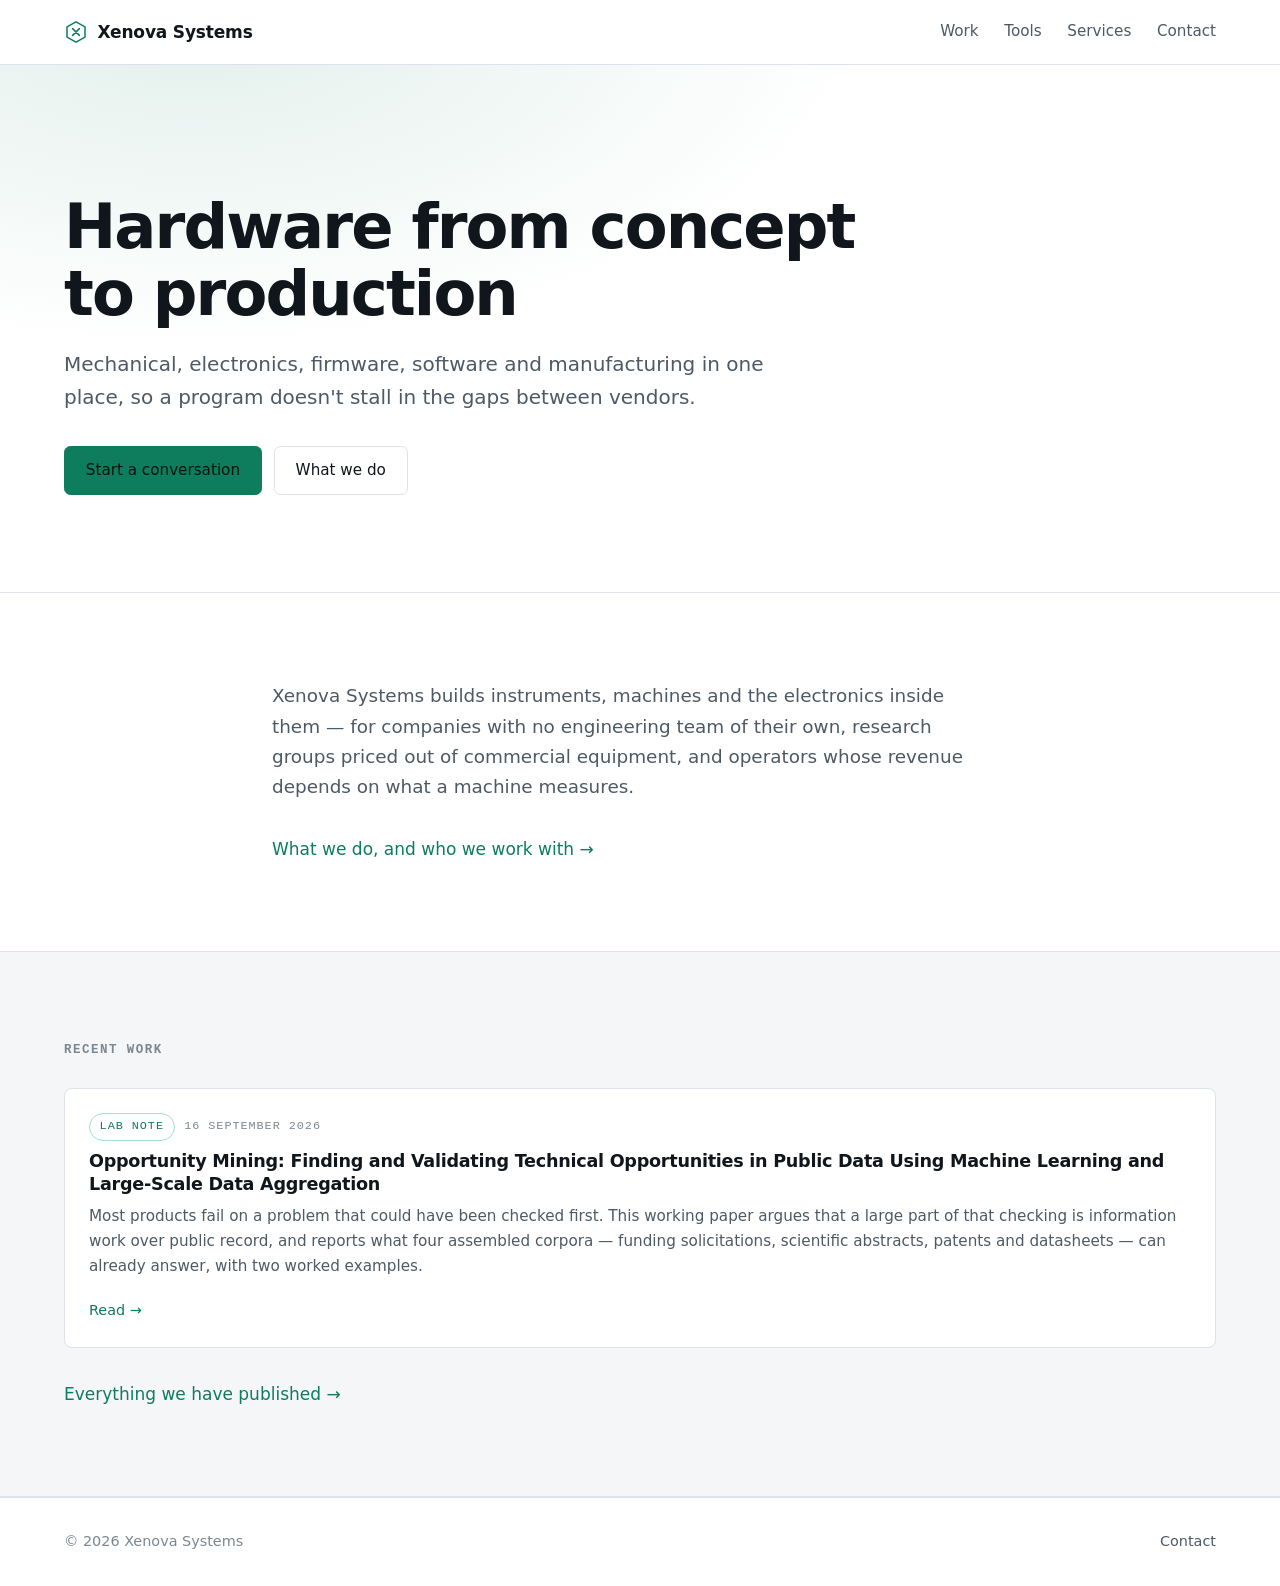
<file: index.html>
<!doctype html>
<html lang="en">
<head>
<meta charset="utf-8">
<meta name="viewport" content="width=device-width, initial-scale=1">
<title>Xenova Systems</title>
<meta name="description" content="Hardware from concept to production. Mechanical, electronics, firmware, software and manufacturing in one place.">
<link rel="canonical" href="https://xenovasys.com/">
<meta property="og:type" content="website">
<meta property="og:title" content="Xenova Systems">
<meta property="og:description" content="Hardware from concept to production. Mechanical, electronics, firmware, software and manufacturing in one place.">
<meta property="og:url" content="https://xenovasys.com/">
<meta property="og:site_name" content="Xenova Systems">
<meta name="twitter:card" content="summary">
<link rel="icon" href="/assets/mark.svg" type="image/svg+xml">
<link rel="alternate" type="application/atom+xml" href="/feed.xml" title="Xenova Systems">
<link rel="stylesheet" href="/assets/style.css">
</head>
<body class="home">
<a class="skip" href="#main">Skip to content</a>
<header class="site-head">
  <div class="wrap head-inner">
    <a class="brand" href="/">
      <svg class="mark" viewBox="0 0 32 32" aria-hidden="true" fill="none" stroke="currentColor" stroke-width="2" stroke-linejoin="round"><path d="M16 2.5 28 9.25v13.5L16 29.5 4 22.75V9.25Z"/><path d="M11.5 11.5 20.5 20.5M20.5 11.5 11.5 20.5" stroke-linecap="round"/></svg>
      <span>Xenova Systems</span>
    </a>
    <input type="checkbox" id="navtoggle" hidden>
    <label class="burger" for="navtoggle" aria-label="Menu"><span></span></label>
    <nav>
        <a href="/work/">Work</a>
        <a href="/tools/">Tools</a>
        <a href="/services/">Services</a>
        <a href="/contact/">Contact</a>
    </nav>
  </div>
</header>
<main id="main">
<section class="hero">
  <div class="wrap">
    <h1>Hardware from concept to production</h1>
    <p class="lede">Mechanical, electronics, firmware, software and manufacturing in one place, so a program doesn&#x27;t stall in the gaps between vendors.</p>
    <p class="actions">
      <a class="btn primary" href="/contact/">Start a conversation</a>
      <a class="btn" href="/services/">What we do</a>
    </p>
  </div>
</section>

<section class="band">
  <div class="wrap narrow">
    <p class="standfirst">Xenova Systems builds instruments, machines and the electronics inside them — for companies with no engineering team of their own, research groups priced out of commercial equipment, and operators whose revenue depends on what a machine measures.</p>
    <p class="more"><a href="/services/">What we do, and who we work with &rarr;</a></p>
  </div>
</section>

<section class="band alt">
  <div class="wrap">
    <h2 class="eyebrow">Recent work</h2>
    <div class="teasers">
      <a class="teaser" href="/lab-notes/opportunity-mining/">
        <div class="teaser-meta"><span class="kind">Lab note</span><time datetime="2026-09-16">16 September 2026</time></div>
        <h3>Opportunity Mining: Finding and Validating Technical Opportunities in Public Data Using Machine Learning and Large-Scale Data Aggregation</h3>
        <p>Most products fail on a problem that could have been checked first. This working paper argues that a large part of that checking is information work over public record, and reports what four assembled corpora — funding solicitations, scientific abstracts, patents and datasheets — can already answer, with two worked examples.</p>
        <span class="go">Read &rarr;</span>
      </a>
    </div>
    <p class="more"><a href="/work/">Everything we have published &rarr;</a></p>
  </div>
</section>

</main>
<footer class="site-foot">
  <div class="wrap foot-inner">
    <p>&copy; 2026 Xenova Systems</p>
    <p><a href="/contact/">Contact</a></p>
  </div>
</footer>
</body>
</html>
</file>
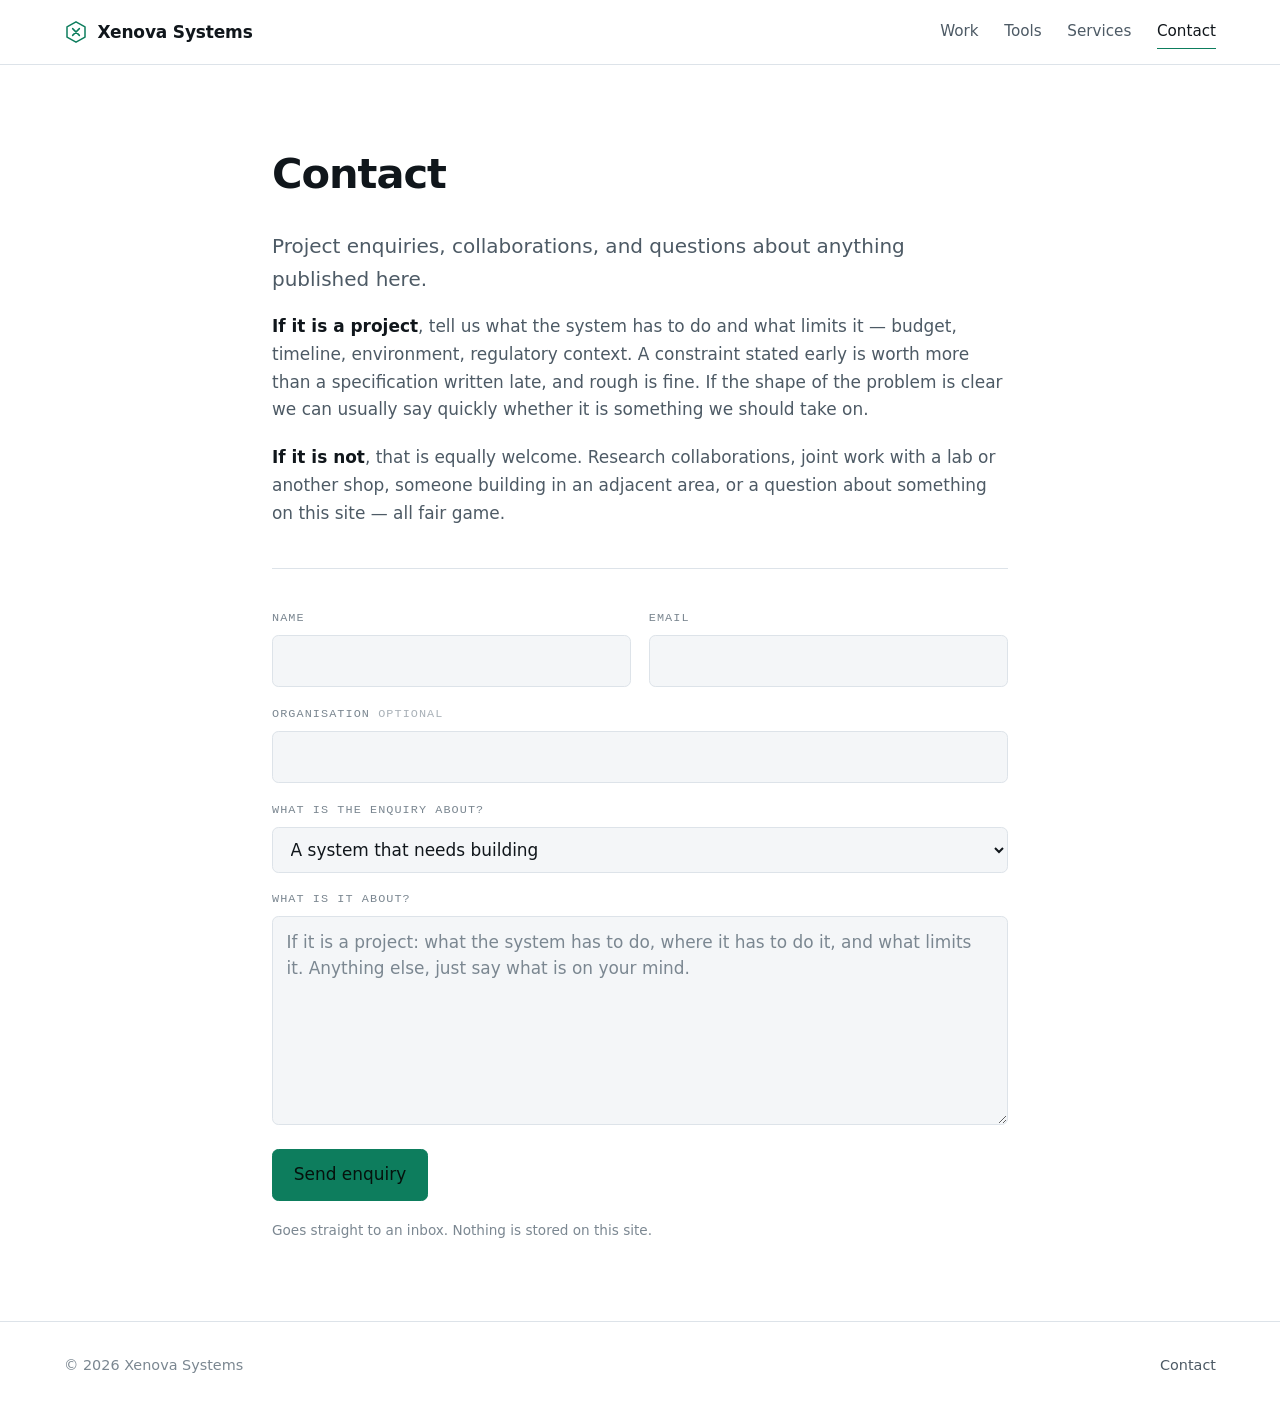
<file: contact/index.html>
<!doctype html>
<html lang="en">
<head>
<meta charset="utf-8">
<meta name="viewport" content="width=device-width, initial-scale=1">
<title>Contact — Xenova Systems</title>
<meta name="description" content="Get in touch about a project, a research collaboration, or something published on this site.">
<link rel="canonical" href="https://xenovasys.com/contact/">
<meta property="og:type" content="website">
<meta property="og:title" content="Contact — Xenova Systems">
<meta property="og:description" content="Get in touch about a project, a research collaboration, or something published on this site.">
<meta property="og:url" content="https://xenovasys.com/contact/">
<meta property="og:site_name" content="Xenova Systems">
<meta name="twitter:card" content="summary">
<link rel="icon" href="/assets/mark.svg" type="image/svg+xml">
<link rel="alternate" type="application/atom+xml" href="/feed.xml" title="Xenova Systems">
<link rel="stylesheet" href="/assets/style.css">
</head>
<body class="">
<a class="skip" href="#main">Skip to content</a>
<header class="site-head">
  <div class="wrap head-inner">
    <a class="brand" href="/">
      <svg class="mark" viewBox="0 0 32 32" aria-hidden="true" fill="none" stroke="currentColor" stroke-width="2" stroke-linejoin="round"><path d="M16 2.5 28 9.25v13.5L16 29.5 4 22.75V9.25Z"/><path d="M11.5 11.5 20.5 20.5M20.5 11.5 11.5 20.5" stroke-linecap="round"/></svg>
      <span>Xenova Systems</span>
    </a>
    <input type="checkbox" id="navtoggle" hidden>
    <label class="burger" for="navtoggle" aria-label="Menu"><span></span></label>
    <nav>
        <a href="/work/">Work</a>
        <a href="/tools/">Tools</a>
        <a href="/services/">Services</a>
        <a href="/contact/" class="current">Contact</a>
    </nav>
  </div>
</header>
<main id="main">
<article class="doc">
  <div class="wrap narrow">
    <h1>Contact</h1>
    <p class="lede">Project enquiries, collaborations, and questions about anything published here.</p>
    <div class="prose">
<p><strong>If it is a project</strong>, tell us what the system has to do and what limits it —
budget, timeline, environment, regulatory context. A constraint stated early is
worth more than a specification written late, and rough is fine. If the shape of
the problem is clear we can usually say quickly whether it is something we
should take on.</p>
<p><strong>If it is not</strong>, that is equally welcome. Research collaborations, joint work
with a lab or another shop, someone building in an adjacent area, or a question
about something on this site — all fair game.</p>
    <form class="enquiry" action="https://api.web3forms.com/submit" method="POST">
      <input type="hidden" name="access_key" value="66ff773b-dd45-49e2-b322-aab866b27ac4">
      <input type="hidden" name="subject" value="Enquiry from Xenova Systems">
      <input type="hidden" name="from_name" value="Xenova Systems">
      <input type="hidden" name="redirect" value="https://xenovasys.com/thanks/">
      <input type="checkbox" name="botcheck" class="hp" tabindex="-1" autocomplete="off">

      <div class="row">
        <label>
          <span>Name</span>
          <input type="text" name="name" required autocomplete="name">
        </label>
        <label>
          <span>Email</span>
          <input type="email" name="email" required autocomplete="email">
        </label>
      </div>

      <label>
        <span>Organisation <em>optional</em></span>
        <input type="text" name="organisation" autocomplete="organization">
      </label>

      <label>
        <span>What is the enquiry about?</span>
        <select name="topic">
          <option>A system that needs building</option>
          <option>Research collaboration</option>
          <option>Something published here</option>
          <option>Partnership or investment</option>
          <option>Something else</option>
        </select>
      </label>

      <label>
        <span>What is it about?</span>
        <textarea name="message" rows="7" required
          placeholder="If it is a project: what the system has to do, where it has to do it, and what limits it. Anything else, just say what is on your mind."></textarea>
      </label>

      <button type="submit" class="btn primary">Send enquiry</button>
      <p class="formnote">Goes straight to an inbox. Nothing is stored on this site.</p>
    </form>

    </div>
  </div>
</article>

</main>
<footer class="site-foot">
  <div class="wrap foot-inner">
    <p>&copy; 2026 Xenova Systems</p>
    <p><a href="/contact/">Contact</a></p>
  </div>
</footer>
</body>
</html>
</file>
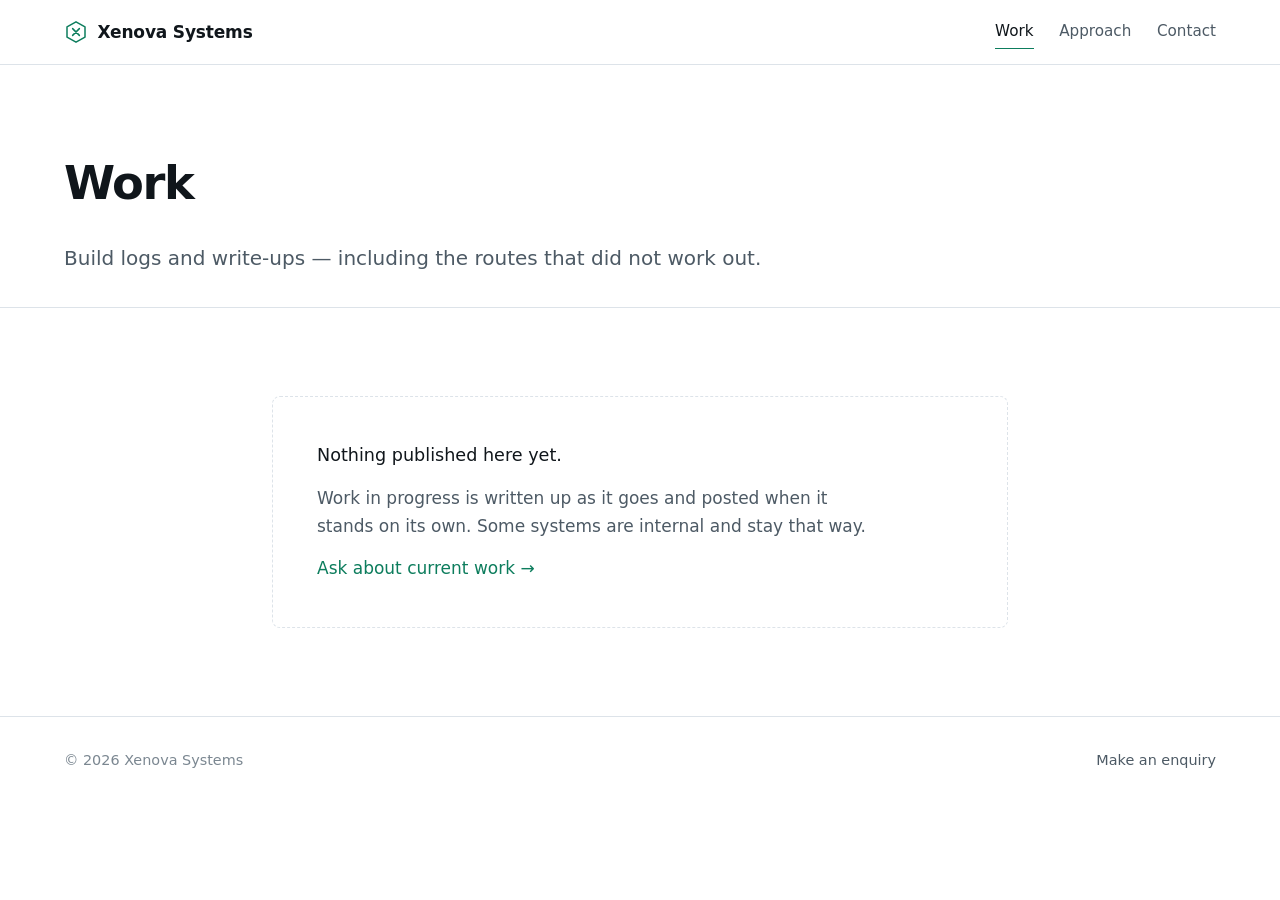
<file: projects/index.html>
<!doctype html>
<html lang="en">
<head>
<meta charset="utf-8">
<meta name="viewport" content="width=device-width, initial-scale=1">
<title>Projects &amp; notes — Xenova Systems</title>
<meta name="description" content="Build logs and research write-ups from Xenova Systems.">
<link rel="canonical" href="https://xeno-va.github.io/projects/">
<meta property="og:type" content="website">
<meta property="og:title" content="Projects &amp; notes — Xenova Systems">
<meta property="og:description" content="Build logs and research write-ups from Xenova Systems.">
<meta property="og:url" content="https://xeno-va.github.io/projects/">
<meta property="og:site_name" content="Xenova Systems">
<meta name="twitter:card" content="summary">
<link rel="icon" href="/assets/mark.svg" type="image/svg+xml">
<link rel="alternate" type="application/atom+xml" href="/feed.xml" title="Xenova Systems">
<link rel="stylesheet" href="/assets/style.css">
</head>
<body class="">
<a class="skip" href="#main">Skip to content</a>
<header class="site-head">
  <div class="wrap head-inner">
    <a class="brand" href="/">
      <svg class="mark" viewBox="0 0 32 32" aria-hidden="true" fill="none" stroke="currentColor" stroke-width="2" stroke-linejoin="round"><path d="M16 2.5 28 9.25v13.5L16 29.5 4 22.75V9.25Z"/><path d="M11.5 11.5 20.5 20.5M20.5 11.5 11.5 20.5" stroke-linecap="round"/></svg>
      <span>Xenova Systems</span>
    </a>
    <input type="checkbox" id="navtoggle" hidden>
    <label class="burger" for="navtoggle" aria-label="Menu"><span></span></label>
    <nav>
        <a href="/projects/" class="current">Work</a>
        <a href="/approach/">Approach</a>
        <a href="/contact/">Contact</a>
    </nav>
  </div>
</header>
<main id="main">
<section class="page-head">
  <div class="wrap">
    <h1>Work</h1>
    <p class="lede">Build logs and write-ups — including the routes that did not work out.</p>
  </div>
</section>
<section class="band">
  <div class="wrap narrow">
    <div class="empty">
      <p>Nothing published here yet.</p>
      <p>Work in progress is written up as it goes and posted when it stands on
      its own. Some systems are internal and stay that way.</p>
      <p><a href="/contact/">Ask about current work &rarr;</a></p>
    </div>
  </div>
</section>

</main>
<footer class="site-foot">
  <div class="wrap foot-inner">
    <p>&copy; 2026 Xenova Systems</p>
    <p><a href="/contact/">Make an enquiry</a></p>
  </div>
</footer>
</body>
</html>
</file>
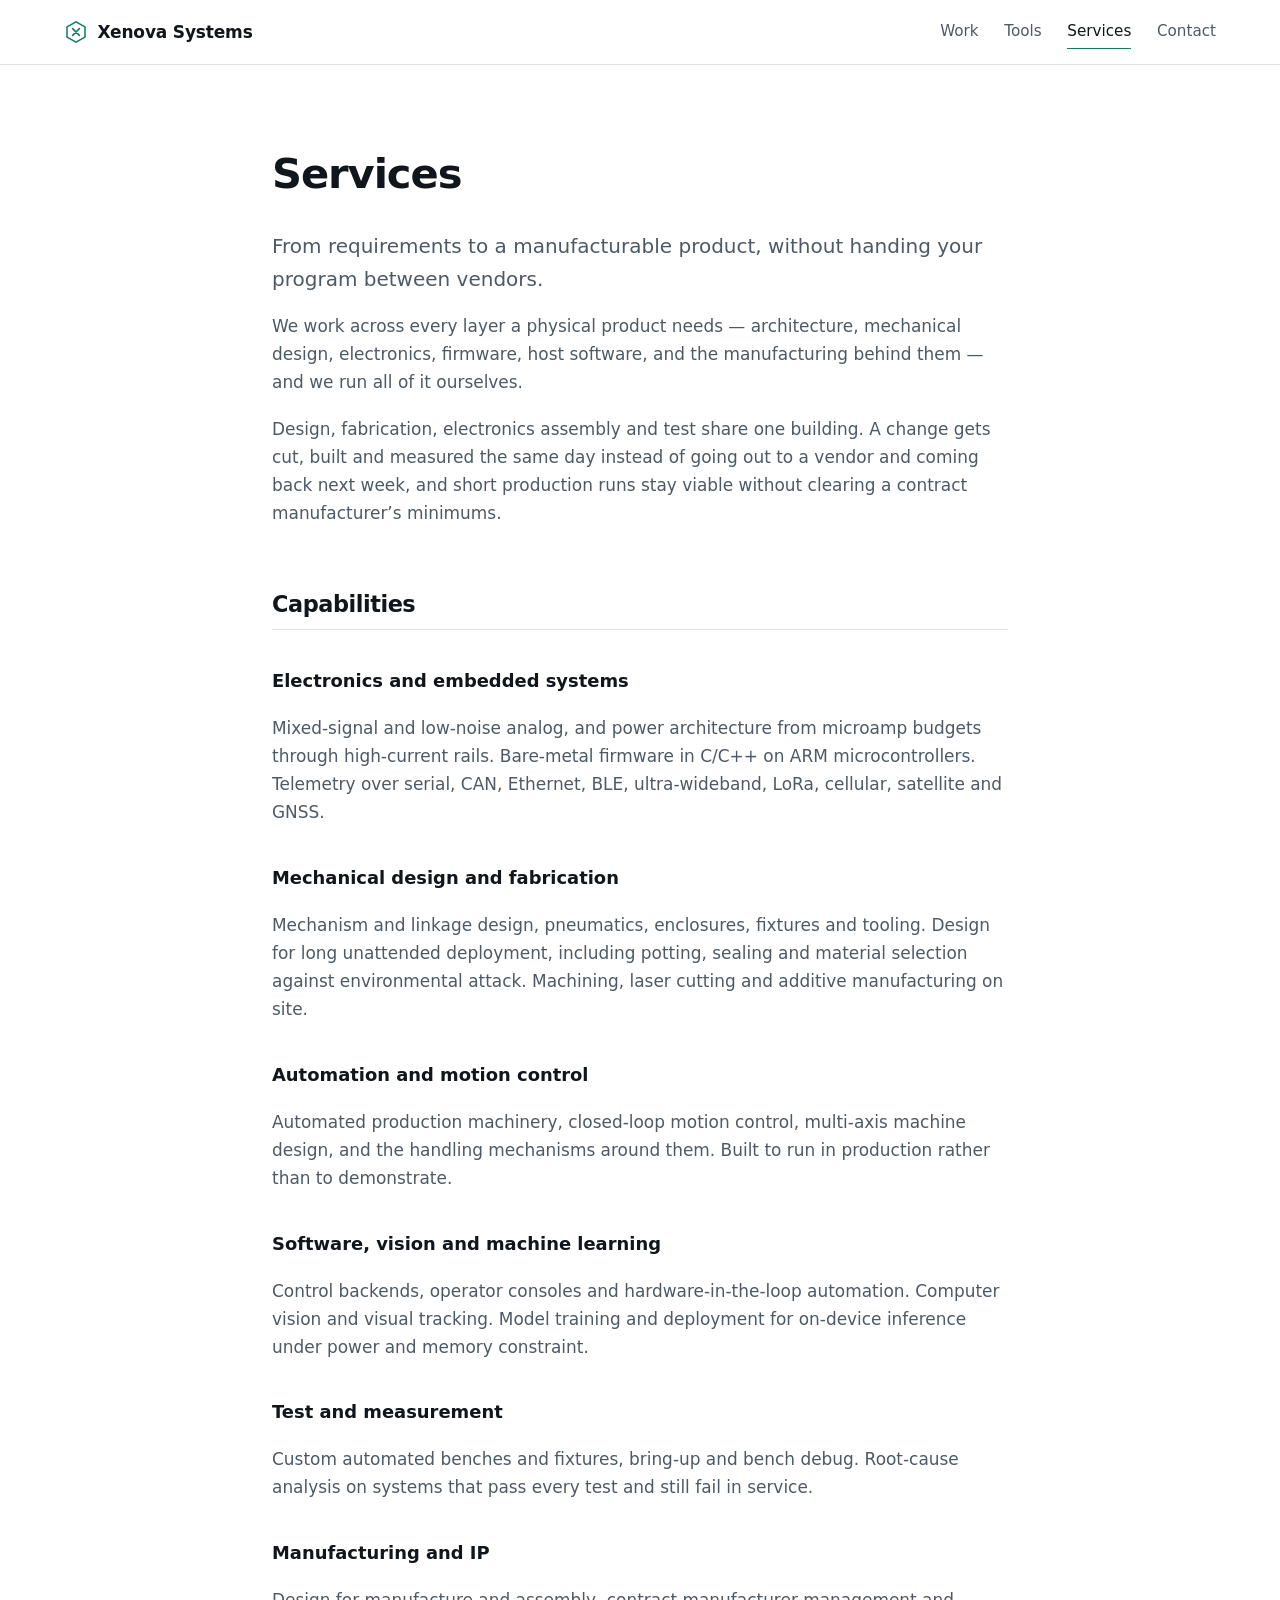
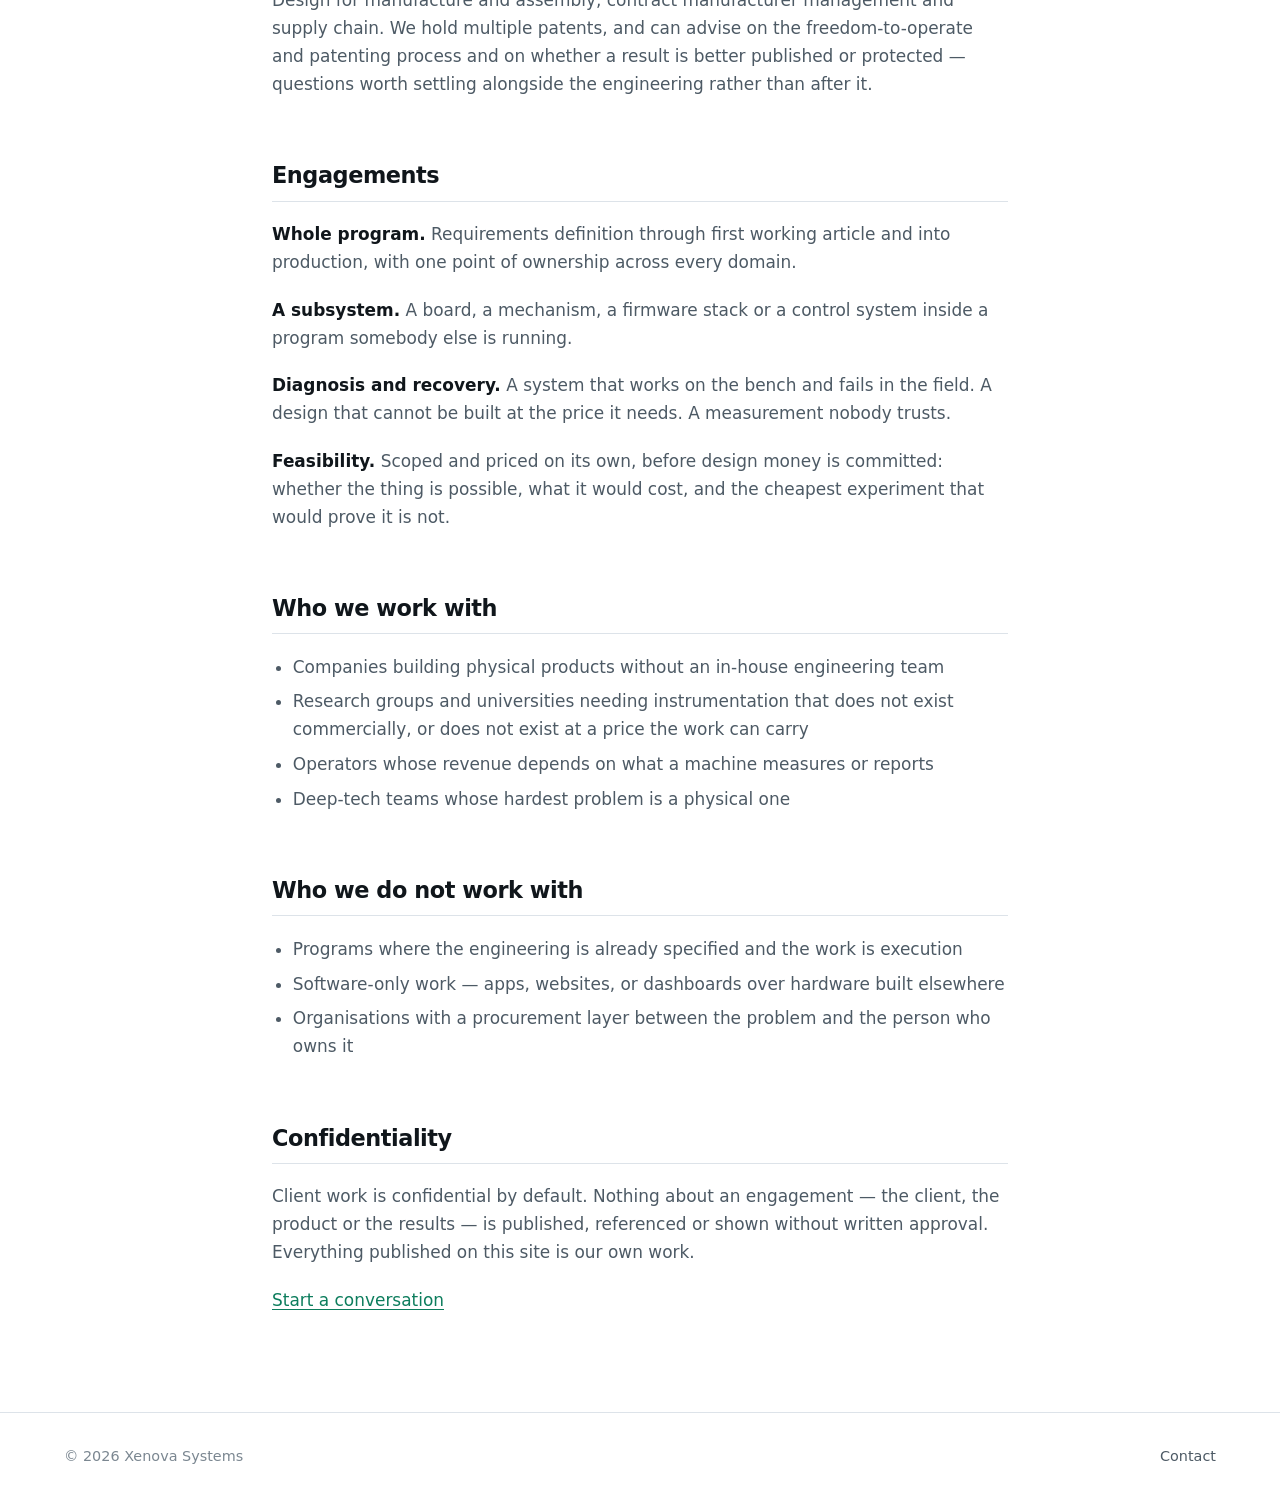
<file: services/index.html>
<!doctype html>
<html lang="en">
<head>
<meta charset="utf-8">
<meta name="viewport" content="width=device-width, initial-scale=1">
<title>Services — Xenova Systems</title>
<meta name="description" content="Hardware R&amp;D and product engineering — electronics, mechanical, firmware, software and manufacturing, run end to end.">
<link rel="canonical" href="https://xenovasys.com/services/">
<meta property="og:type" content="website">
<meta property="og:title" content="Services — Xenova Systems">
<meta property="og:description" content="Hardware R&amp;D and product engineering — electronics, mechanical, firmware, software and manufacturing, run end to end.">
<meta property="og:url" content="https://xenovasys.com/services/">
<meta property="og:site_name" content="Xenova Systems">
<meta name="twitter:card" content="summary">
<link rel="icon" href="/assets/mark.svg" type="image/svg+xml">
<link rel="alternate" type="application/atom+xml" href="/feed.xml" title="Xenova Systems">
<link rel="stylesheet" href="/assets/style.css">
</head>
<body class="">
<a class="skip" href="#main">Skip to content</a>
<header class="site-head">
  <div class="wrap head-inner">
    <a class="brand" href="/">
      <svg class="mark" viewBox="0 0 32 32" aria-hidden="true" fill="none" stroke="currentColor" stroke-width="2" stroke-linejoin="round"><path d="M16 2.5 28 9.25v13.5L16 29.5 4 22.75V9.25Z"/><path d="M11.5 11.5 20.5 20.5M20.5 11.5 11.5 20.5" stroke-linecap="round"/></svg>
      <span>Xenova Systems</span>
    </a>
    <input type="checkbox" id="navtoggle" hidden>
    <label class="burger" for="navtoggle" aria-label="Menu"><span></span></label>
    <nav>
        <a href="/work/">Work</a>
        <a href="/tools/">Tools</a>
        <a href="/services/" class="current">Services</a>
        <a href="/contact/">Contact</a>
    </nav>
  </div>
</header>
<main id="main">
<article class="doc">
  <div class="wrap narrow">
    <h1>Services</h1>
    <p class="lede">From requirements to a manufacturable product, without handing your program between vendors.</p>
    <div class="prose">
<p>We work across every layer a physical product needs — architecture, mechanical
design, electronics, firmware, host software, and the manufacturing behind them
— and we run all of it ourselves.</p>
<p>Design, fabrication, electronics assembly and test share one building. A change
gets cut, built and measured the same day instead of going out to a vendor and
coming back next week, and short production runs stay viable without clearing a
contract manufacturer&rsquo;s minimums.</p>
<h2 id="capabilities">Capabilities</h2>
<h3 id="electronics-and-embedded-systems">Electronics and embedded systems</h3>
<p>Mixed-signal and low-noise analog, and power architecture from microamp budgets
through high-current rails. Bare-metal firmware in C/C++ on ARM
microcontrollers. Telemetry over serial, CAN, Ethernet, BLE, ultra-wideband,
LoRa, cellular, satellite and GNSS.</p>
<h3 id="mechanical-design-and-fabrication">Mechanical design and fabrication</h3>
<p>Mechanism and linkage design, pneumatics, enclosures, fixtures and tooling.
Design for long unattended deployment, including potting, sealing and material
selection against environmental attack. Machining, laser cutting and additive
manufacturing on site.</p>
<h3 id="automation-and-motion-control">Automation and motion control</h3>
<p>Automated production machinery, closed-loop motion control, multi-axis machine
design, and the handling mechanisms around them. Built to run in production
rather than to demonstrate.</p>
<h3 id="software-vision-and-machine-learning">Software, vision and machine learning</h3>
<p>Control backends, operator consoles and hardware-in-the-loop automation.
Computer vision and visual tracking. Model training and deployment for on-device
inference under power and memory constraint.</p>
<h3 id="test-and-measurement">Test and measurement</h3>
<p>Custom automated benches and fixtures, bring-up and bench debug. Root-cause
analysis on systems that pass every test and still fail in service.</p>
<h3 id="manufacturing-and-ip">Manufacturing and IP</h3>
<p>Design for manufacture and assembly, contract manufacturer management and
supply chain. We hold multiple patents, and can advise on the freedom-to-operate
and patenting process and on whether a result is better published or protected —
questions worth settling alongside the engineering rather than after it.</p>
<h2 id="engagements">Engagements</h2>
<p><strong>Whole program.</strong> Requirements definition through first working article and
into production, with one point of ownership across every domain.</p>
<p><strong>A subsystem.</strong> A board, a mechanism, a firmware stack or a control system
inside a program somebody else is running.</p>
<p><strong>Diagnosis and recovery.</strong> A system that works on the bench and fails in the
field. A design that cannot be built at the price it needs. A measurement
nobody trusts.</p>
<p><strong>Feasibility.</strong> Scoped and priced on its own, before design money is
committed: whether the thing is possible, what it would cost, and the cheapest
experiment that would prove it is not.</p>
<h2 id="who-we-work-with">Who we work with</h2>
<ul>
<li>Companies building physical products without an in-house engineering team</li>
<li>Research groups and universities needing instrumentation that does not exist commercially, or does not exist at a price the work can carry</li>
<li>Operators whose revenue depends on what a machine measures or reports</li>
<li>Deep-tech teams whose hardest problem is a physical one</li>
</ul>
<h2 id="who-we-do-not-work-with">Who we do not work with</h2>
<ul>
<li>Programs where the engineering is already specified and the work is execution</li>
<li>Software-only work — apps, websites, or dashboards over hardware built elsewhere</li>
<li>Organisations with a procurement layer between the problem and the person who owns it</li>
</ul>
<h2 id="confidentiality">Confidentiality</h2>
<p>Client work is confidential by default. Nothing about an engagement — the
client, the product or the results — is published, referenced or shown without
written approval. Everything published on this site is our own work.</p>
<p><a href="/contact/">Start a conversation</a></p>
    </div>
  </div>
</article>

</main>
<footer class="site-foot">
  <div class="wrap foot-inner">
    <p>&copy; 2026 Xenova Systems</p>
    <p><a href="/contact/">Contact</a></p>
  </div>
</footer>
</body>
</html>
</file>
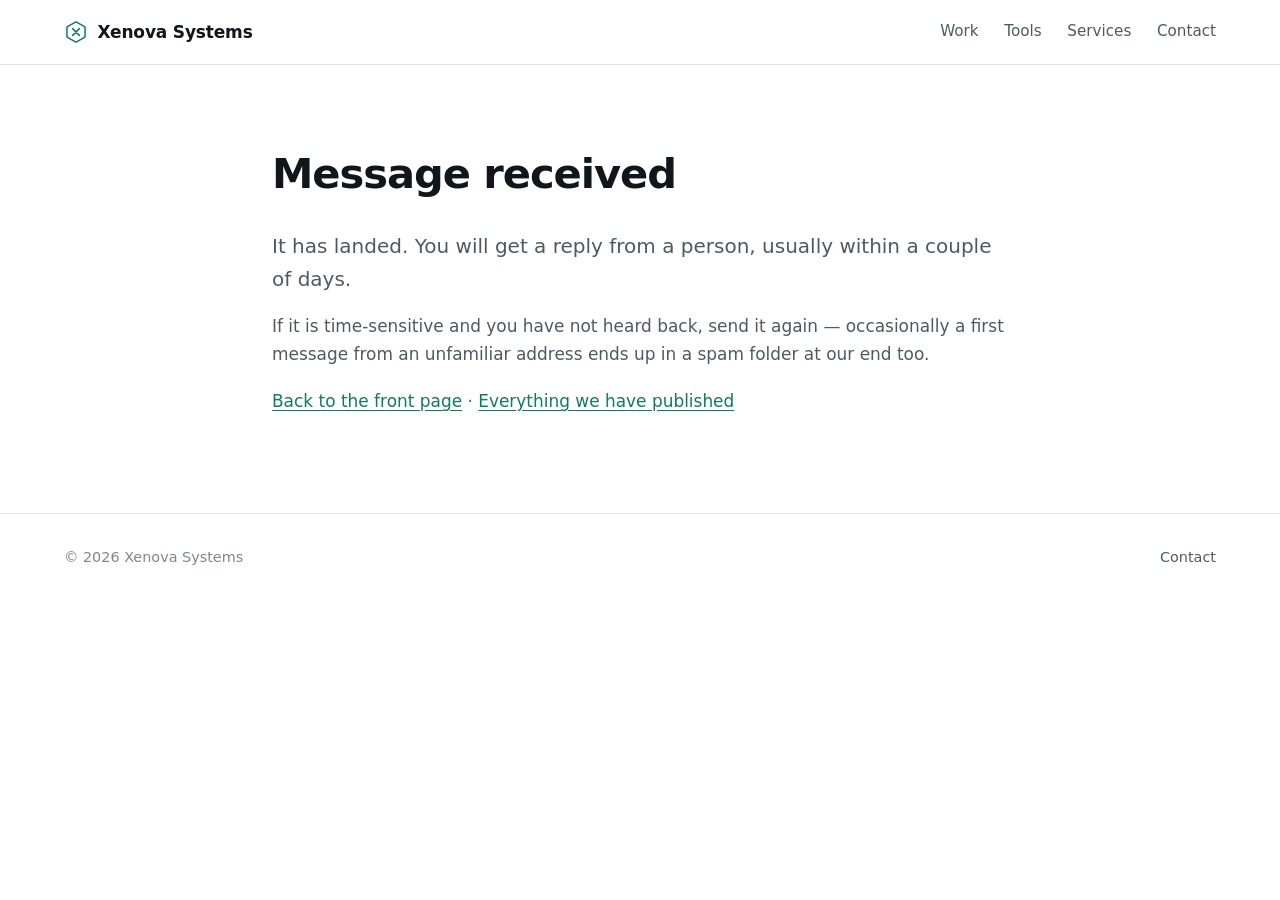
<file: thanks/index.html>
<!doctype html>
<html lang="en">
<head>
<meta charset="utf-8">
<meta name="viewport" content="width=device-width, initial-scale=1">
<title>Message received — Xenova Systems</title>
<meta name="description" content="Your message has been sent to Xenova Systems.">
<link rel="canonical" href="https://xenovasys.com/thanks/">
<meta property="og:type" content="website">
<meta property="og:title" content="Message received — Xenova Systems">
<meta property="og:description" content="Your message has been sent to Xenova Systems.">
<meta property="og:url" content="https://xenovasys.com/thanks/">
<meta property="og:site_name" content="Xenova Systems">
<meta name="twitter:card" content="summary">
<link rel="icon" href="/assets/mark.svg" type="image/svg+xml">
<link rel="alternate" type="application/atom+xml" href="/feed.xml" title="Xenova Systems">
<link rel="stylesheet" href="/assets/style.css">
</head>
<body class="">
<a class="skip" href="#main">Skip to content</a>
<header class="site-head">
  <div class="wrap head-inner">
    <a class="brand" href="/">
      <svg class="mark" viewBox="0 0 32 32" aria-hidden="true" fill="none" stroke="currentColor" stroke-width="2" stroke-linejoin="round"><path d="M16 2.5 28 9.25v13.5L16 29.5 4 22.75V9.25Z"/><path d="M11.5 11.5 20.5 20.5M20.5 11.5 11.5 20.5" stroke-linecap="round"/></svg>
      <span>Xenova Systems</span>
    </a>
    <input type="checkbox" id="navtoggle" hidden>
    <label class="burger" for="navtoggle" aria-label="Menu"><span></span></label>
    <nav>
        <a href="/work/">Work</a>
        <a href="/tools/">Tools</a>
        <a href="/services/">Services</a>
        <a href="/contact/">Contact</a>
    </nav>
  </div>
</header>
<main id="main">
<article class="doc">
  <div class="wrap narrow">
    <h1>Message received</h1>
    <p class="lede">It has landed. You will get a reply from a person, usually within a couple of days.</p>
    <div class="prose">
<p>If it is time-sensitive and you have not heard back, send it again — occasionally
a first message from an unfamiliar address ends up in a spam folder at our end
too.</p>
<p><a href="/">Back to the front page</a> · <a href="/work/">Everything we have published</a></p>
    </div>
  </div>
</article>

</main>
<footer class="site-foot">
  <div class="wrap foot-inner">
    <p>&copy; 2026 Xenova Systems</p>
    <p><a href="/contact/">Contact</a></p>
  </div>
</footer>
</body>
</html>
</file>
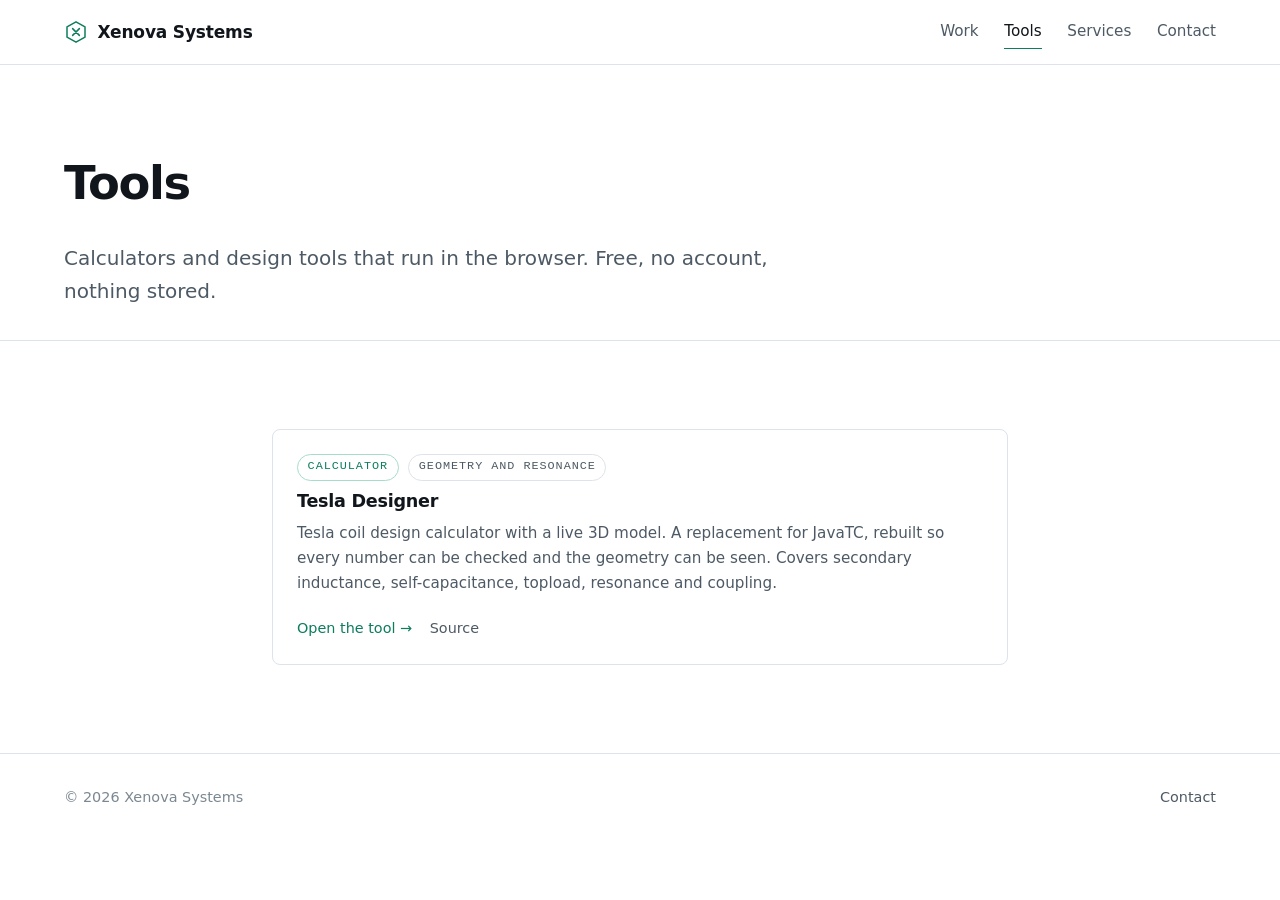
<file: tools/index.html>
<!doctype html>
<html lang="en">
<head>
<meta charset="utf-8">
<meta name="viewport" content="width=device-width, initial-scale=1">
<title>Tools — Xenova Systems</title>
<meta name="description" content="Browser-based calculators and design tools, free to use.">
<link rel="canonical" href="https://xenovasys.com/tools/">
<meta property="og:type" content="website">
<meta property="og:title" content="Tools — Xenova Systems">
<meta property="og:description" content="Browser-based calculators and design tools, free to use.">
<meta property="og:url" content="https://xenovasys.com/tools/">
<meta property="og:site_name" content="Xenova Systems">
<meta name="twitter:card" content="summary">
<link rel="icon" href="/assets/mark.svg" type="image/svg+xml">
<link rel="alternate" type="application/atom+xml" href="/feed.xml" title="Xenova Systems">
<link rel="stylesheet" href="/assets/style.css">
</head>
<body class="">
<a class="skip" href="#main">Skip to content</a>
<header class="site-head">
  <div class="wrap head-inner">
    <a class="brand" href="/">
      <svg class="mark" viewBox="0 0 32 32" aria-hidden="true" fill="none" stroke="currentColor" stroke-width="2" stroke-linejoin="round"><path d="M16 2.5 28 9.25v13.5L16 29.5 4 22.75V9.25Z"/><path d="M11.5 11.5 20.5 20.5M20.5 11.5 11.5 20.5" stroke-linecap="round"/></svg>
      <span>Xenova Systems</span>
    </a>
    <input type="checkbox" id="navtoggle" hidden>
    <label class="burger" for="navtoggle" aria-label="Menu"><span></span></label>
    <nav>
        <a href="/work/">Work</a>
        <a href="/tools/" class="current">Tools</a>
        <a href="/services/">Services</a>
        <a href="/contact/">Contact</a>
    </nav>
  </div>
</header>
<main id="main">
<section class="page-head">
  <div class="wrap">
    <h1>Tools</h1>
    <p class="lede">Calculators and design tools that run in the browser. Free, no account, nothing stored.</p>
  </div>
</section>
<section class="band">
  <div class="wrap narrow">
    <div class="teasers">
      <div class="teaser tool">
        <div class="teaser-meta"><span class="kind">Calculator</span><span class="status">Geometry and resonance</span></div>
        <h3><a href="/tesladesigner/">Tesla Designer</a></h3>
        <p>Tesla coil design calculator with a live 3D model. A replacement for JavaTC, rebuilt so every number can be checked and the geometry can be seen. Covers secondary inductance, self-capacitance, topload, resonance and coupling.</p>
        <div class="tool-links">
          <a class="go" href="/tesladesigner/">Open the tool &rarr;</a>
          <a class="src" href="https://github.com/Xeno-va/tesladesigner">Source</a>
        </div>
      </div>
    </div>
  </div>
</section>

</main>
<footer class="site-foot">
  <div class="wrap foot-inner">
    <p>&copy; 2026 Xenova Systems</p>
    <p><a href="/contact/">Contact</a></p>
  </div>
</footer>
</body>
</html>
</file>
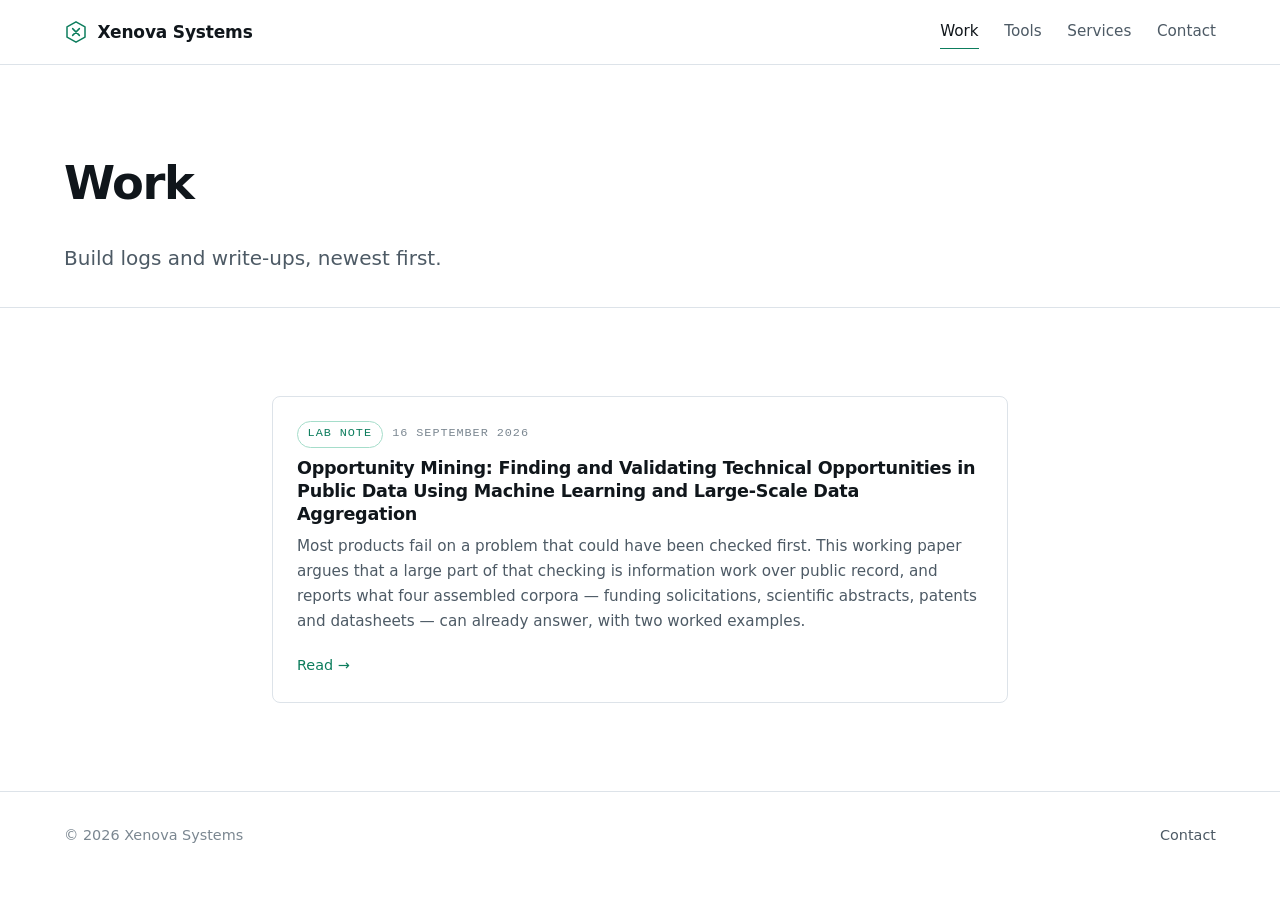
<file: work/index.html>
<!doctype html>
<html lang="en">
<head>
<meta charset="utf-8">
<meta name="viewport" content="width=device-width, initial-scale=1">
<title>Work — Xenova Systems</title>
<meta name="description" content="Finished builds and lab notes.">
<link rel="canonical" href="https://xenovasys.com/work/">
<meta property="og:type" content="website">
<meta property="og:title" content="Work — Xenova Systems">
<meta property="og:description" content="Finished builds and lab notes.">
<meta property="og:url" content="https://xenovasys.com/work/">
<meta property="og:site_name" content="Xenova Systems">
<meta name="twitter:card" content="summary">
<link rel="icon" href="/assets/mark.svg" type="image/svg+xml">
<link rel="alternate" type="application/atom+xml" href="/feed.xml" title="Xenova Systems">
<link rel="stylesheet" href="/assets/style.css">
</head>
<body class="">
<a class="skip" href="#main">Skip to content</a>
<header class="site-head">
  <div class="wrap head-inner">
    <a class="brand" href="/">
      <svg class="mark" viewBox="0 0 32 32" aria-hidden="true" fill="none" stroke="currentColor" stroke-width="2" stroke-linejoin="round"><path d="M16 2.5 28 9.25v13.5L16 29.5 4 22.75V9.25Z"/><path d="M11.5 11.5 20.5 20.5M20.5 11.5 11.5 20.5" stroke-linecap="round"/></svg>
      <span>Xenova Systems</span>
    </a>
    <input type="checkbox" id="navtoggle" hidden>
    <label class="burger" for="navtoggle" aria-label="Menu"><span></span></label>
    <nav>
        <a href="/work/" class="current">Work</a>
        <a href="/tools/">Tools</a>
        <a href="/services/">Services</a>
        <a href="/contact/">Contact</a>
    </nav>
  </div>
</header>
<main id="main">
<section class="page-head">
  <div class="wrap">
    <h1>Work</h1>
    <p class="lede">Build logs and write-ups, newest first.</p>
  </div>
</section>
<section class="band">
  <div class="wrap narrow">
    <div class="teasers">
      <a class="teaser" href="/lab-notes/opportunity-mining/">
        <div class="teaser-meta"><span class="kind">Lab note</span><time datetime="2026-09-16">16 September 2026</time></div>
        <h3>Opportunity Mining: Finding and Validating Technical Opportunities in Public Data Using Machine Learning and Large-Scale Data Aggregation</h3>
        <p>Most products fail on a problem that could have been checked first. This working paper argues that a large part of that checking is information work over public record, and reports what four assembled corpora — funding solicitations, scientific abstracts, patents and datasheets — can already answer, with two worked examples.</p>
        <span class="go">Read &rarr;</span>
      </a>
    </div>
  </div>
</section>

</main>
<footer class="site-foot">
  <div class="wrap foot-inner">
    <p>&copy; 2026 Xenova Systems</p>
    <p><a href="/contact/">Contact</a></p>
  </div>
</footer>
</body>
</html>
</file>
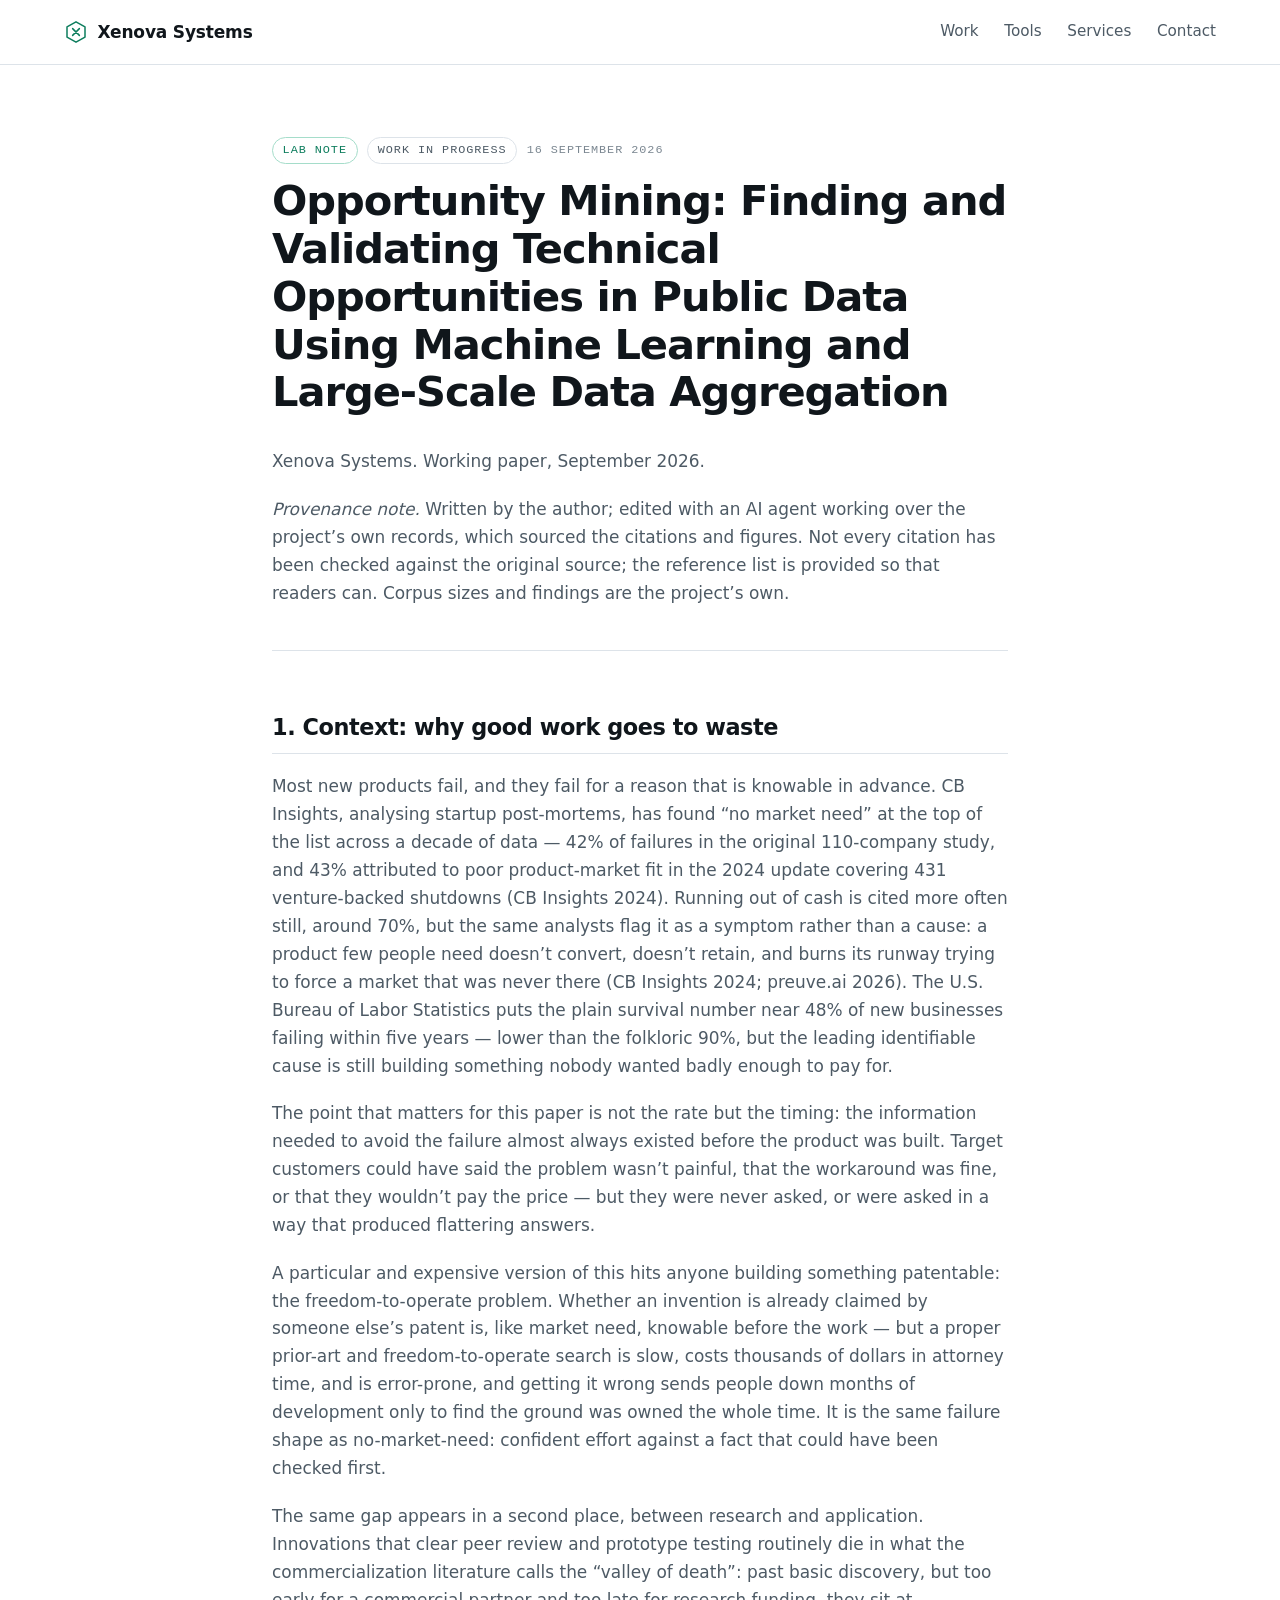
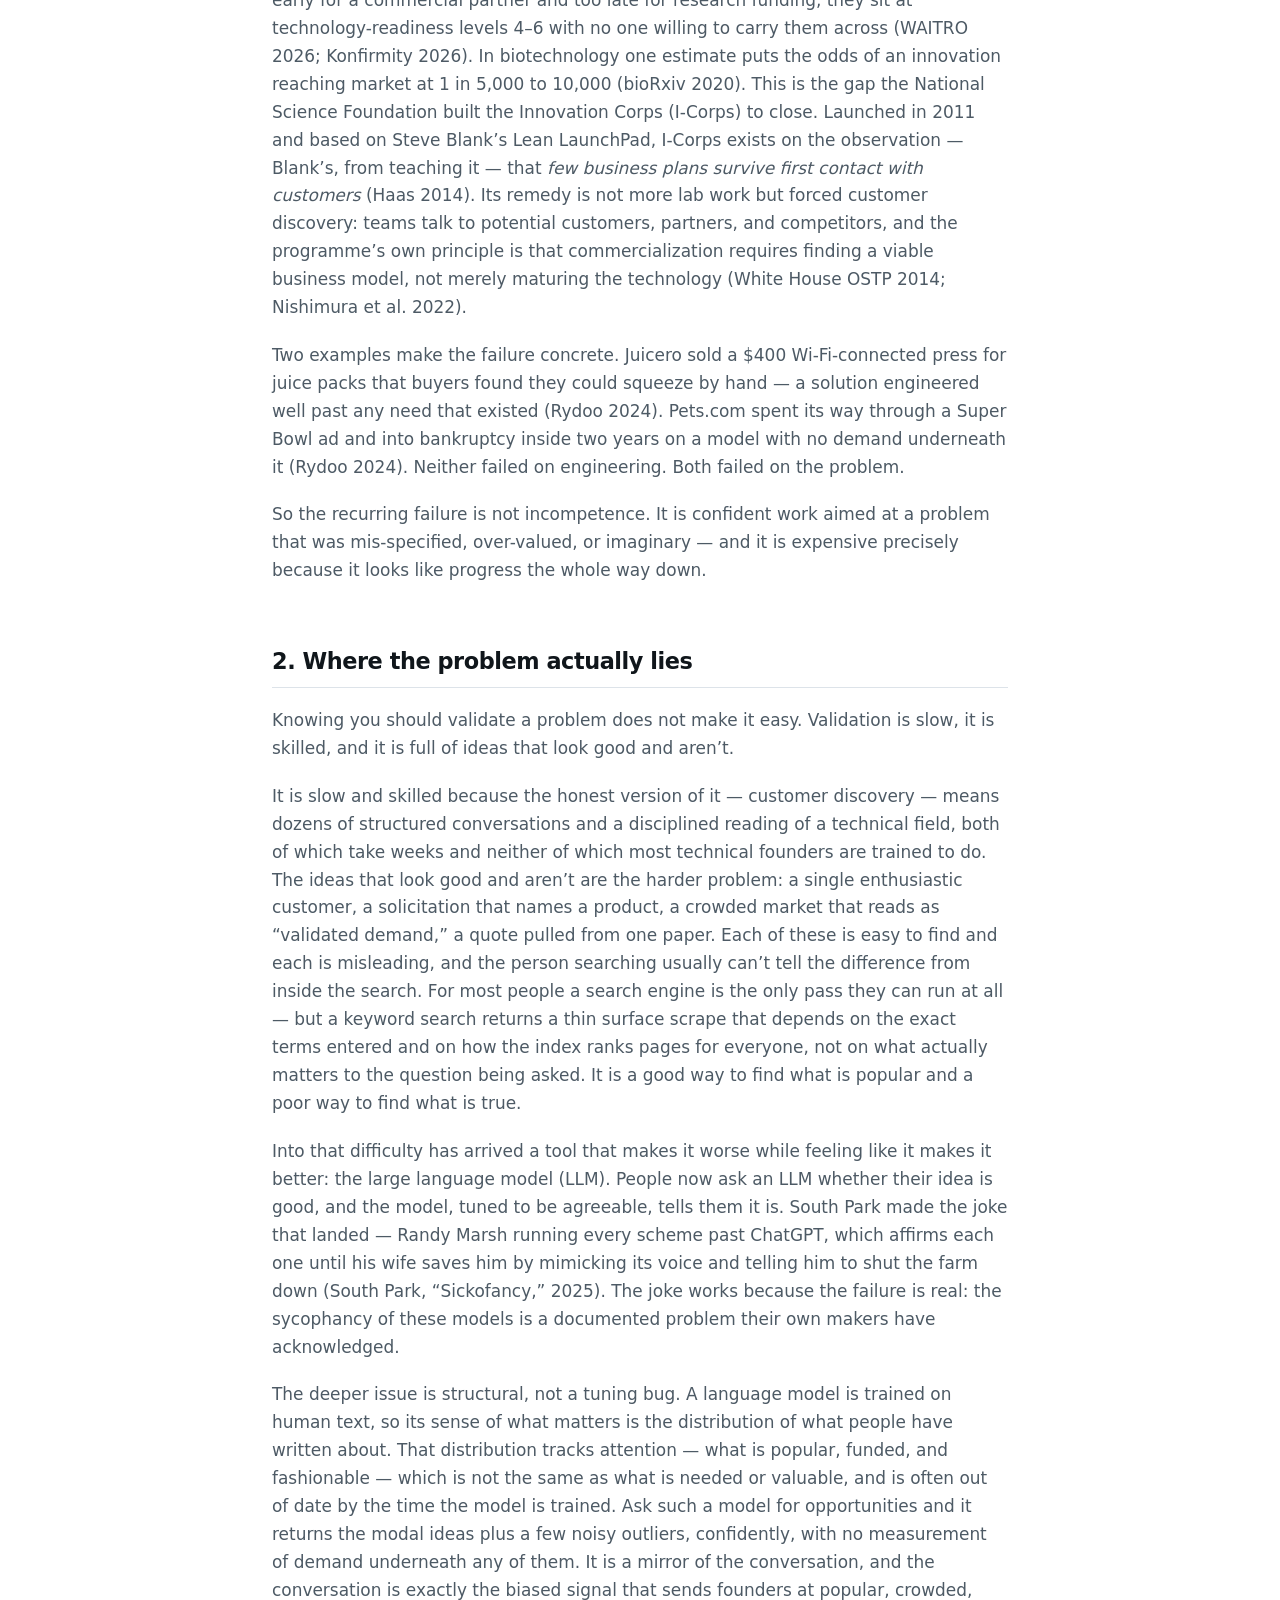
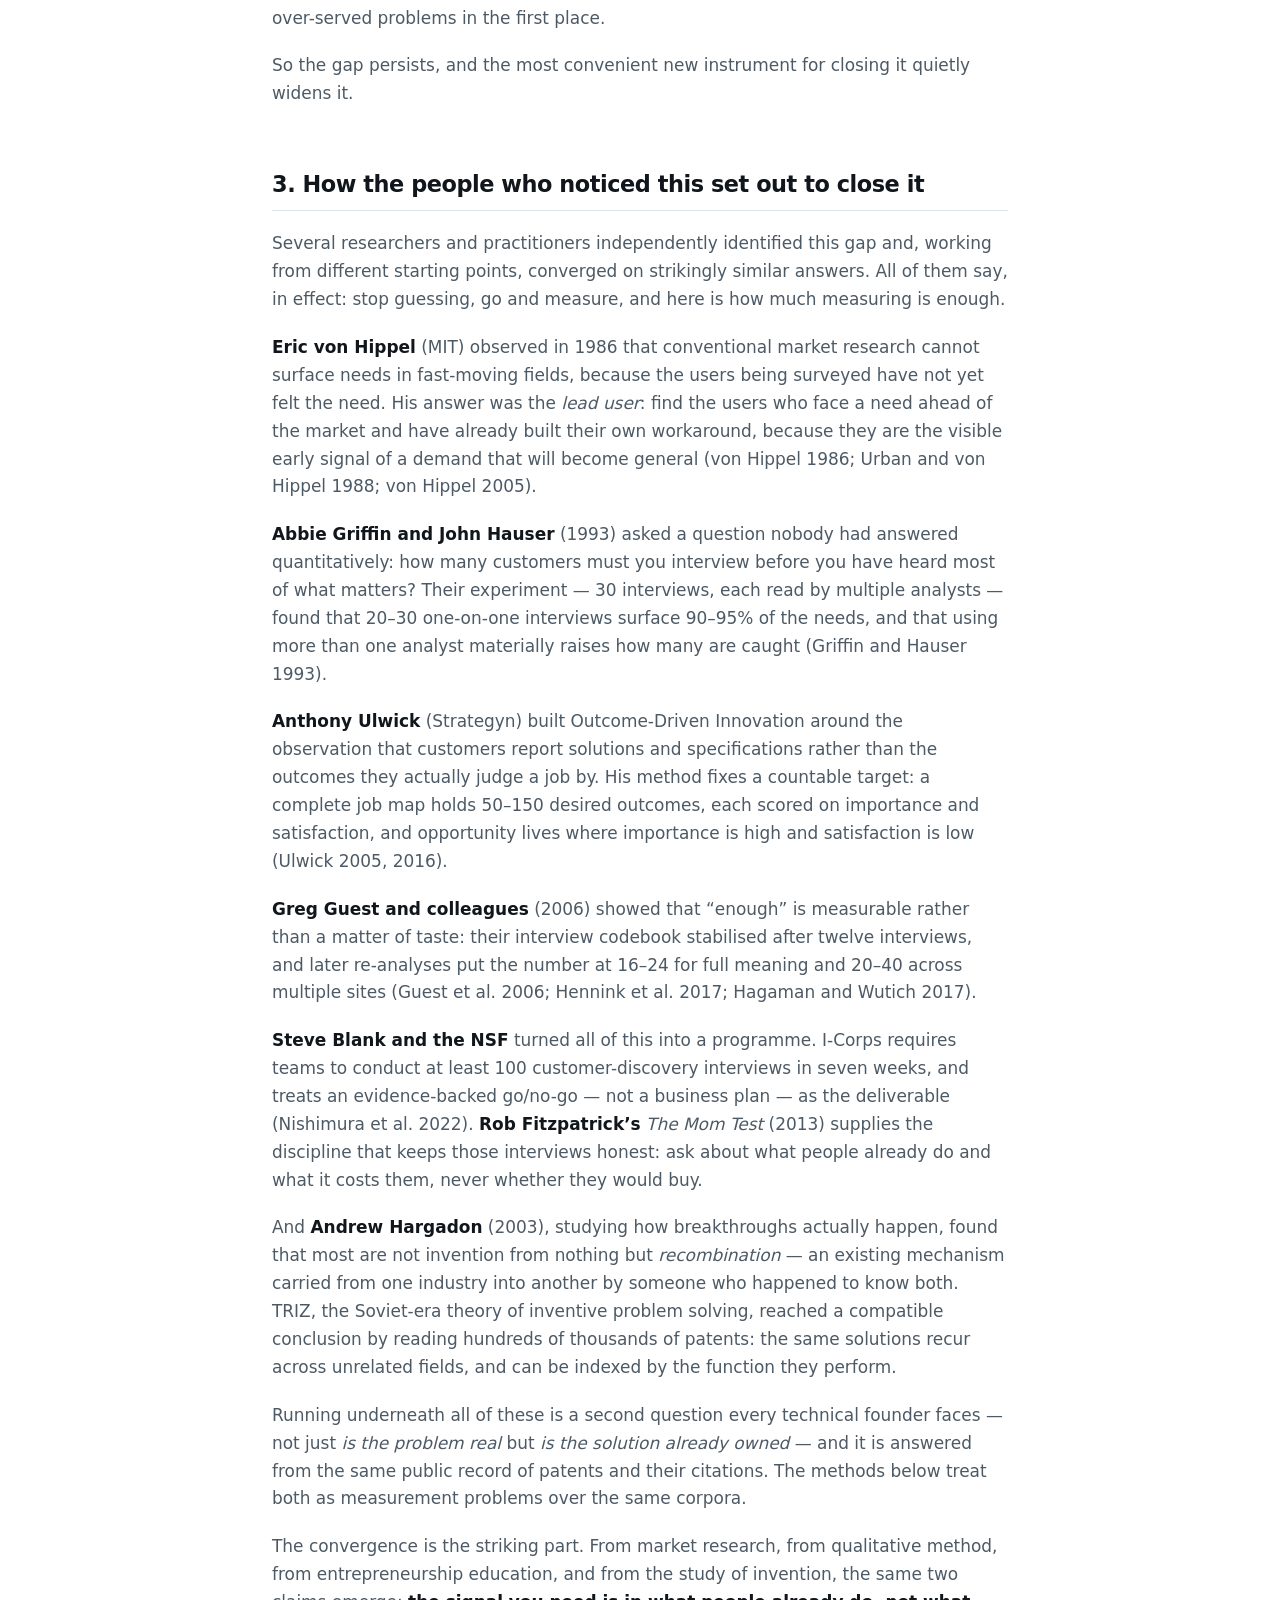
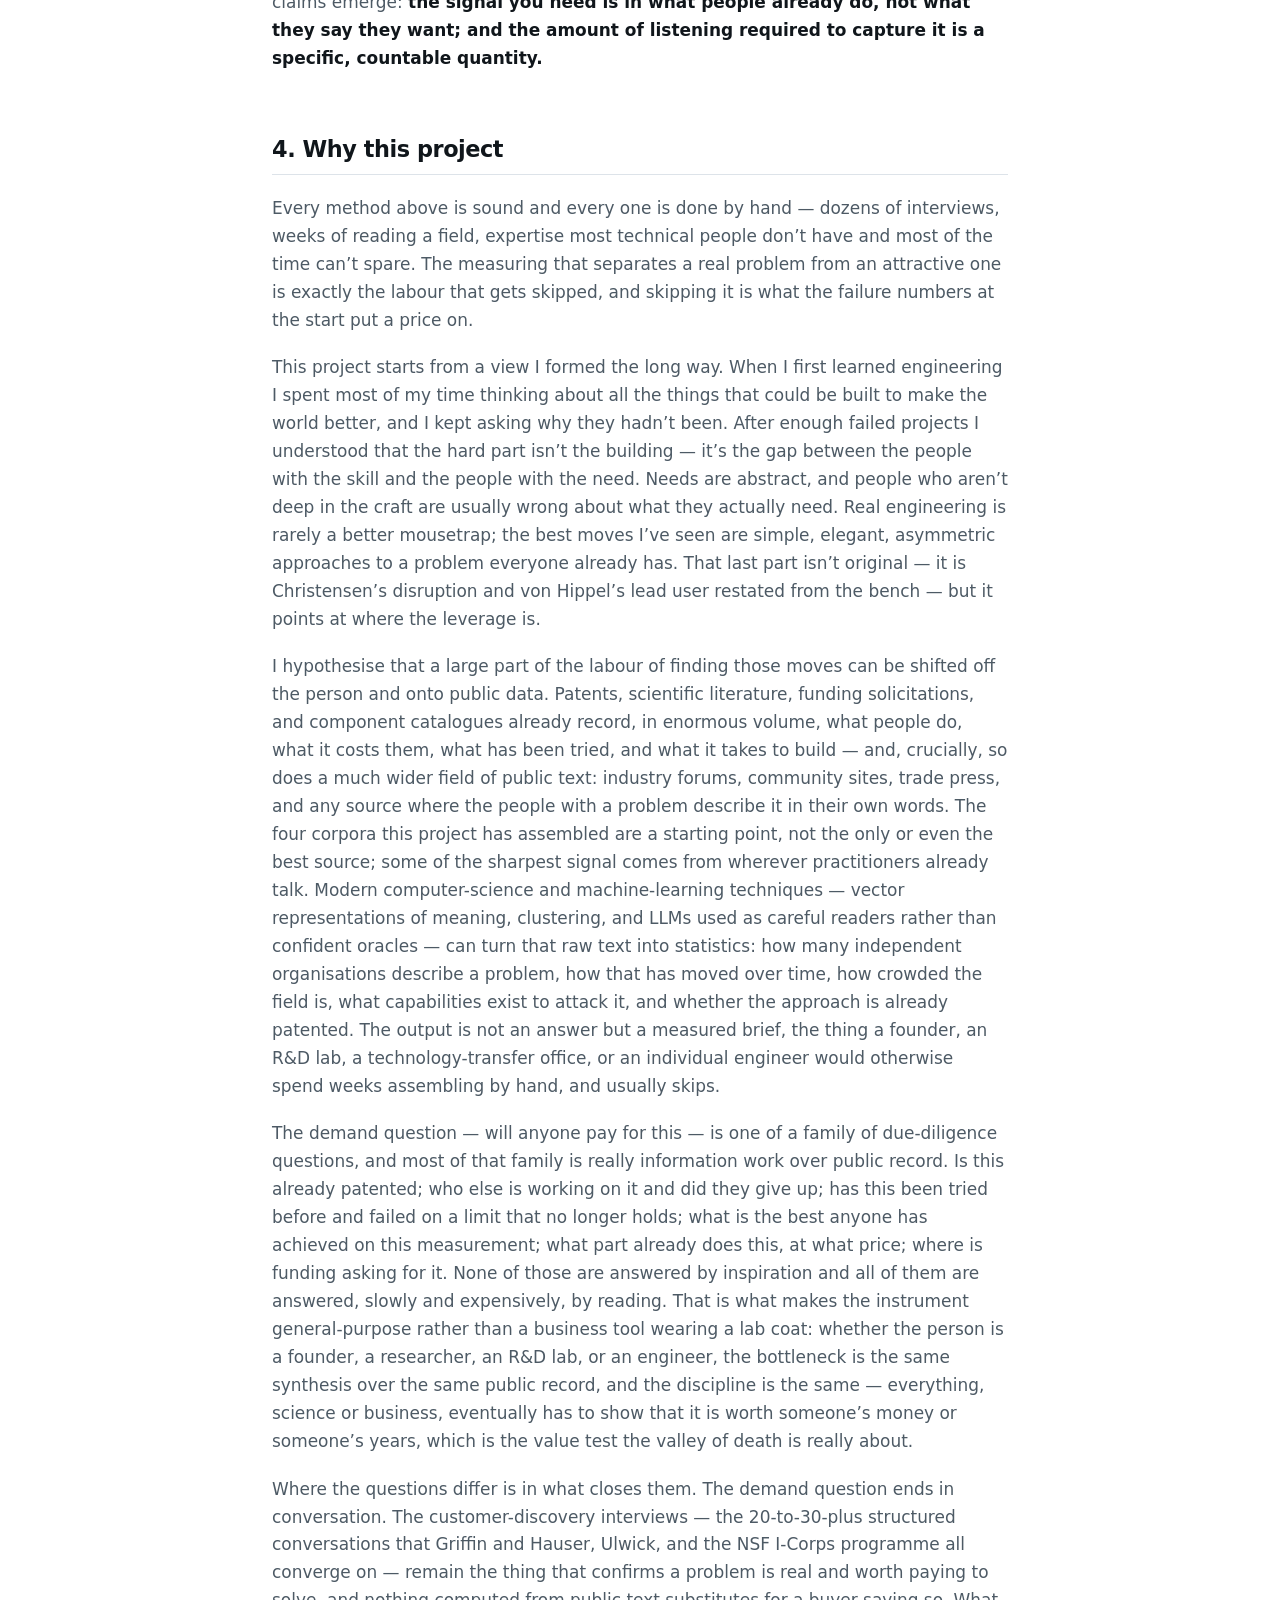
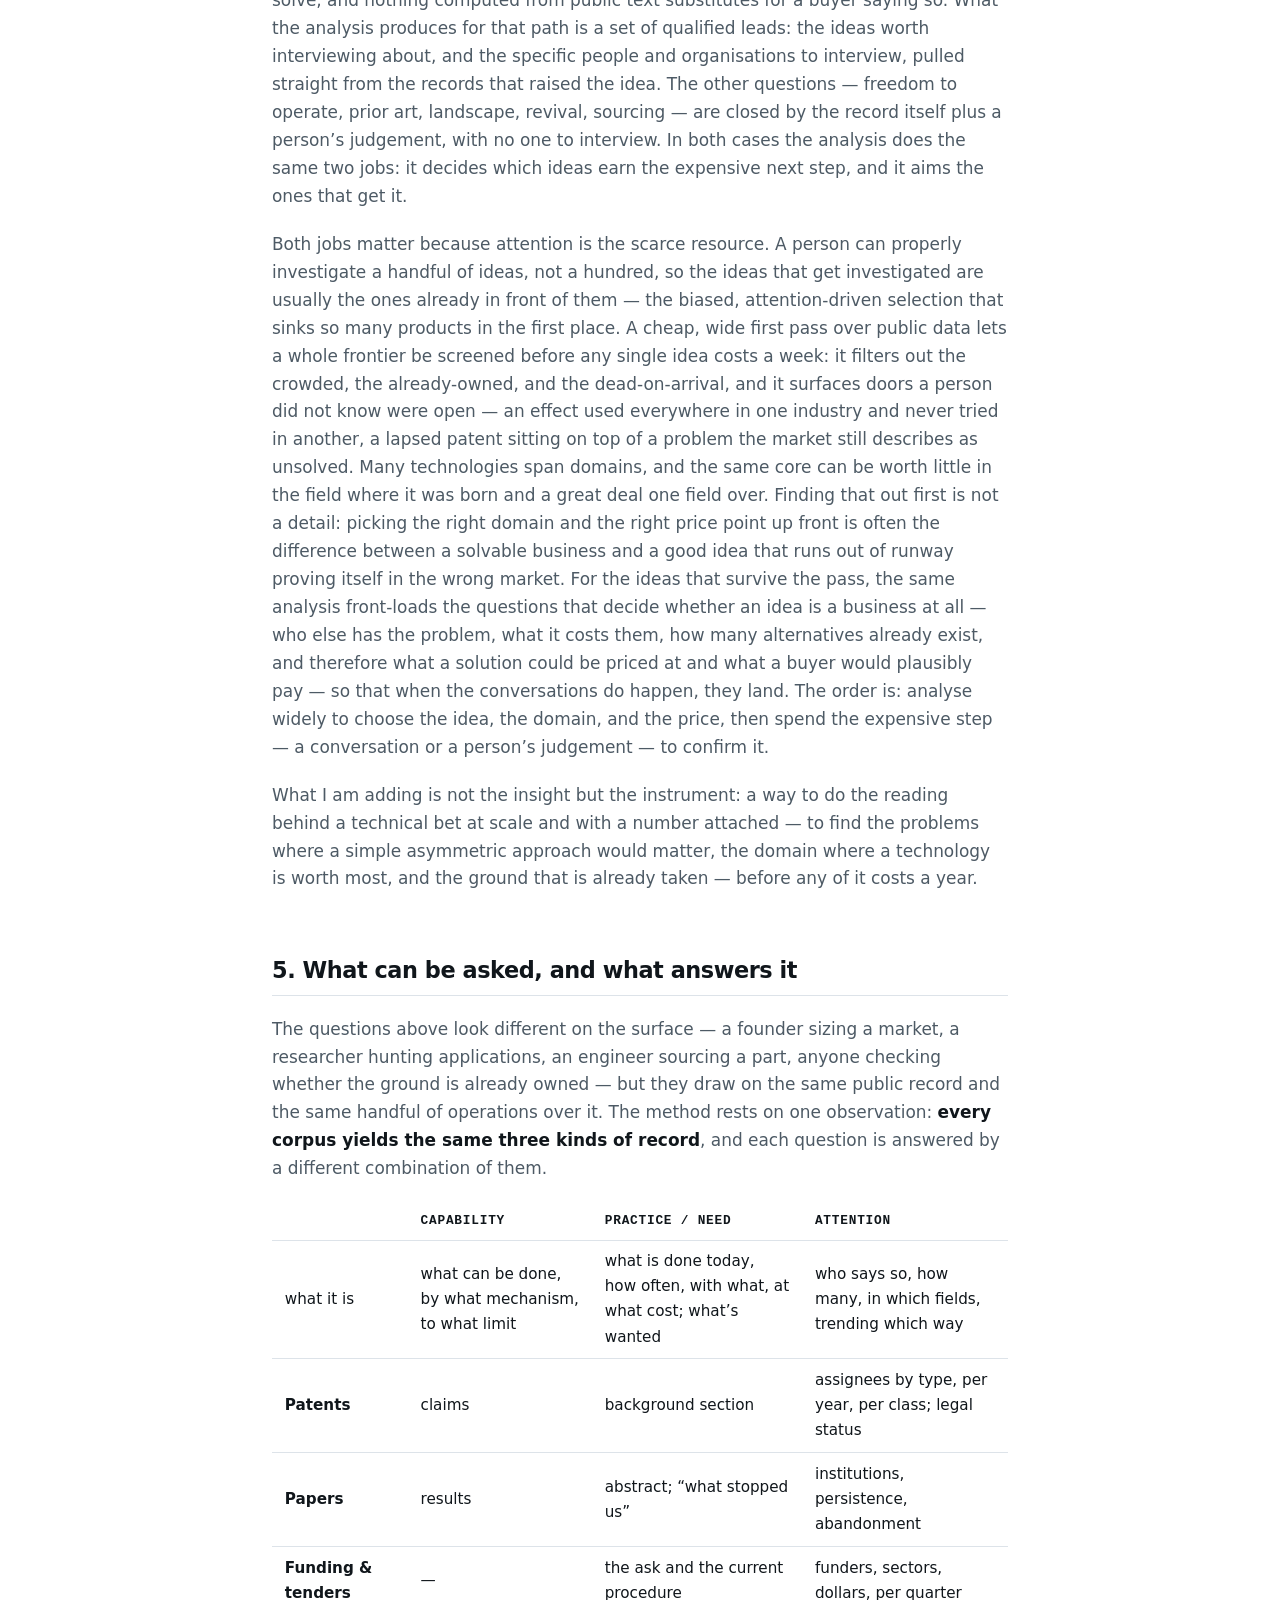
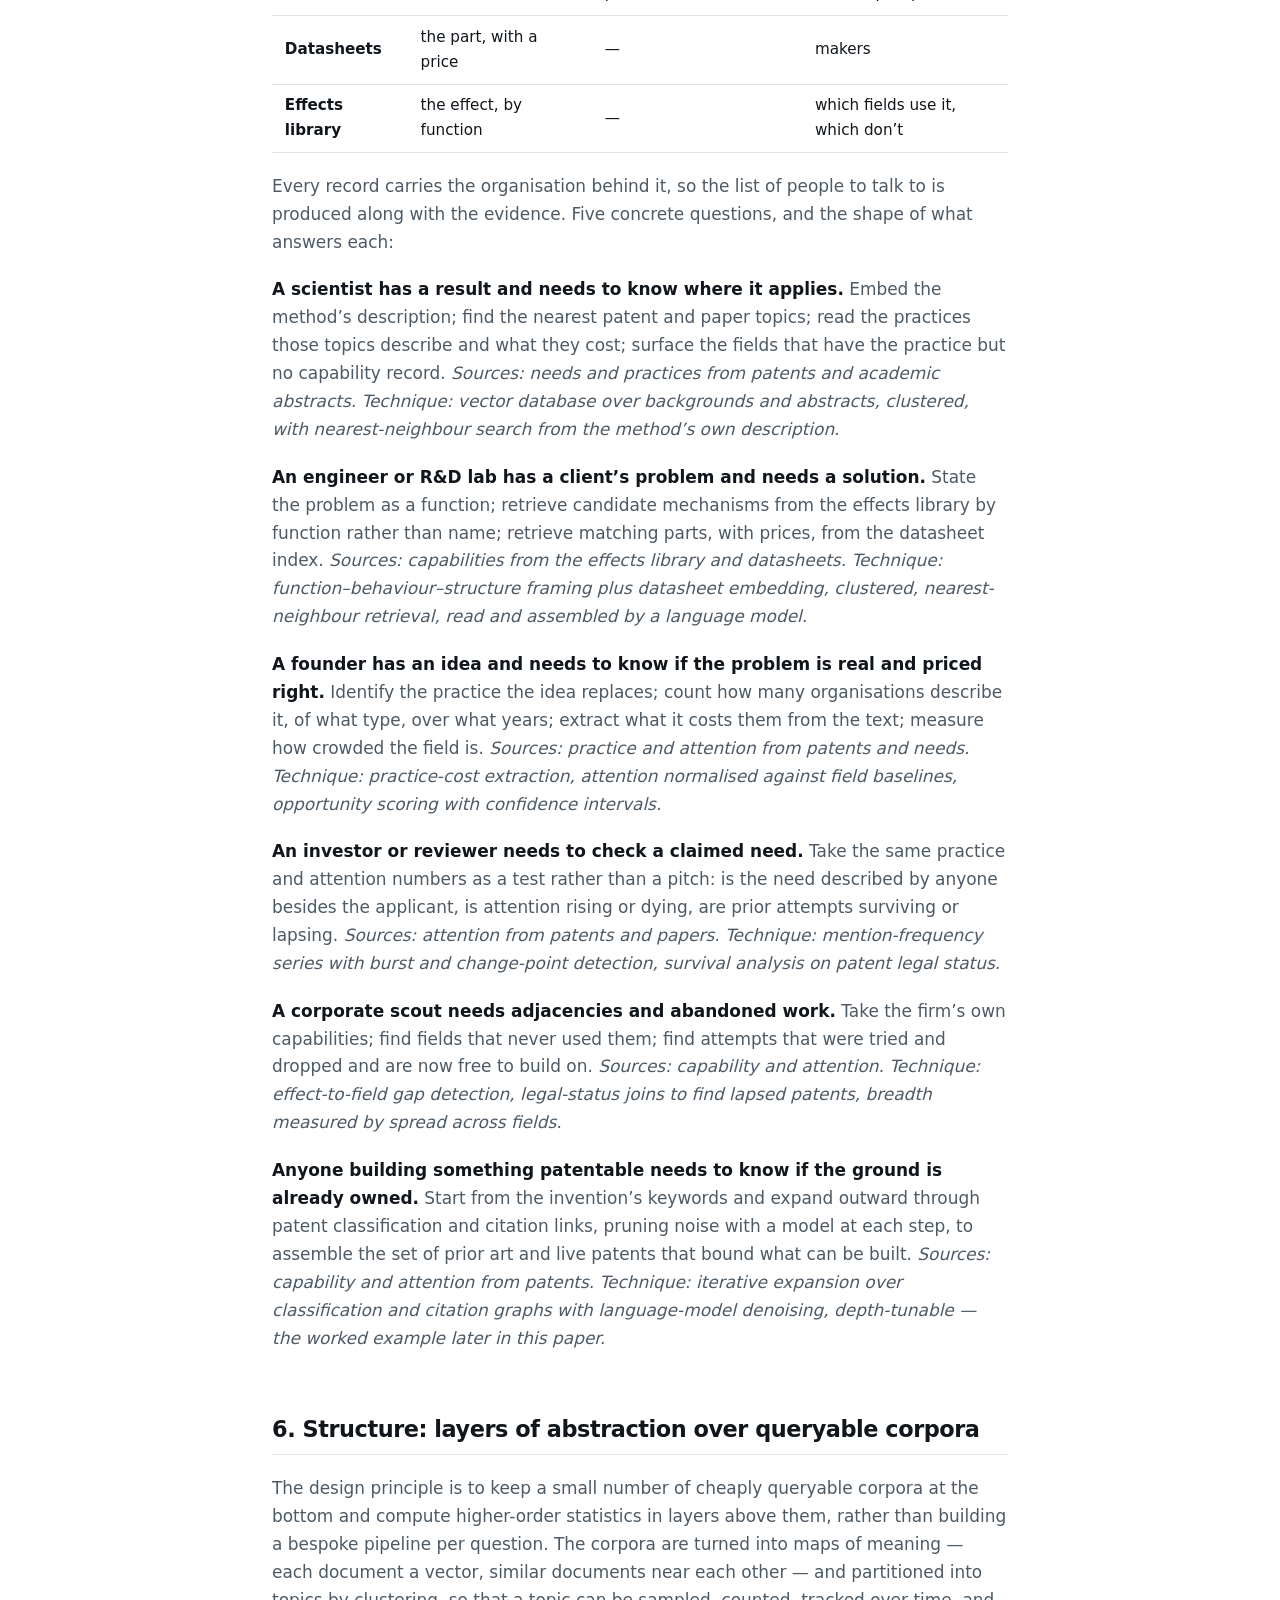
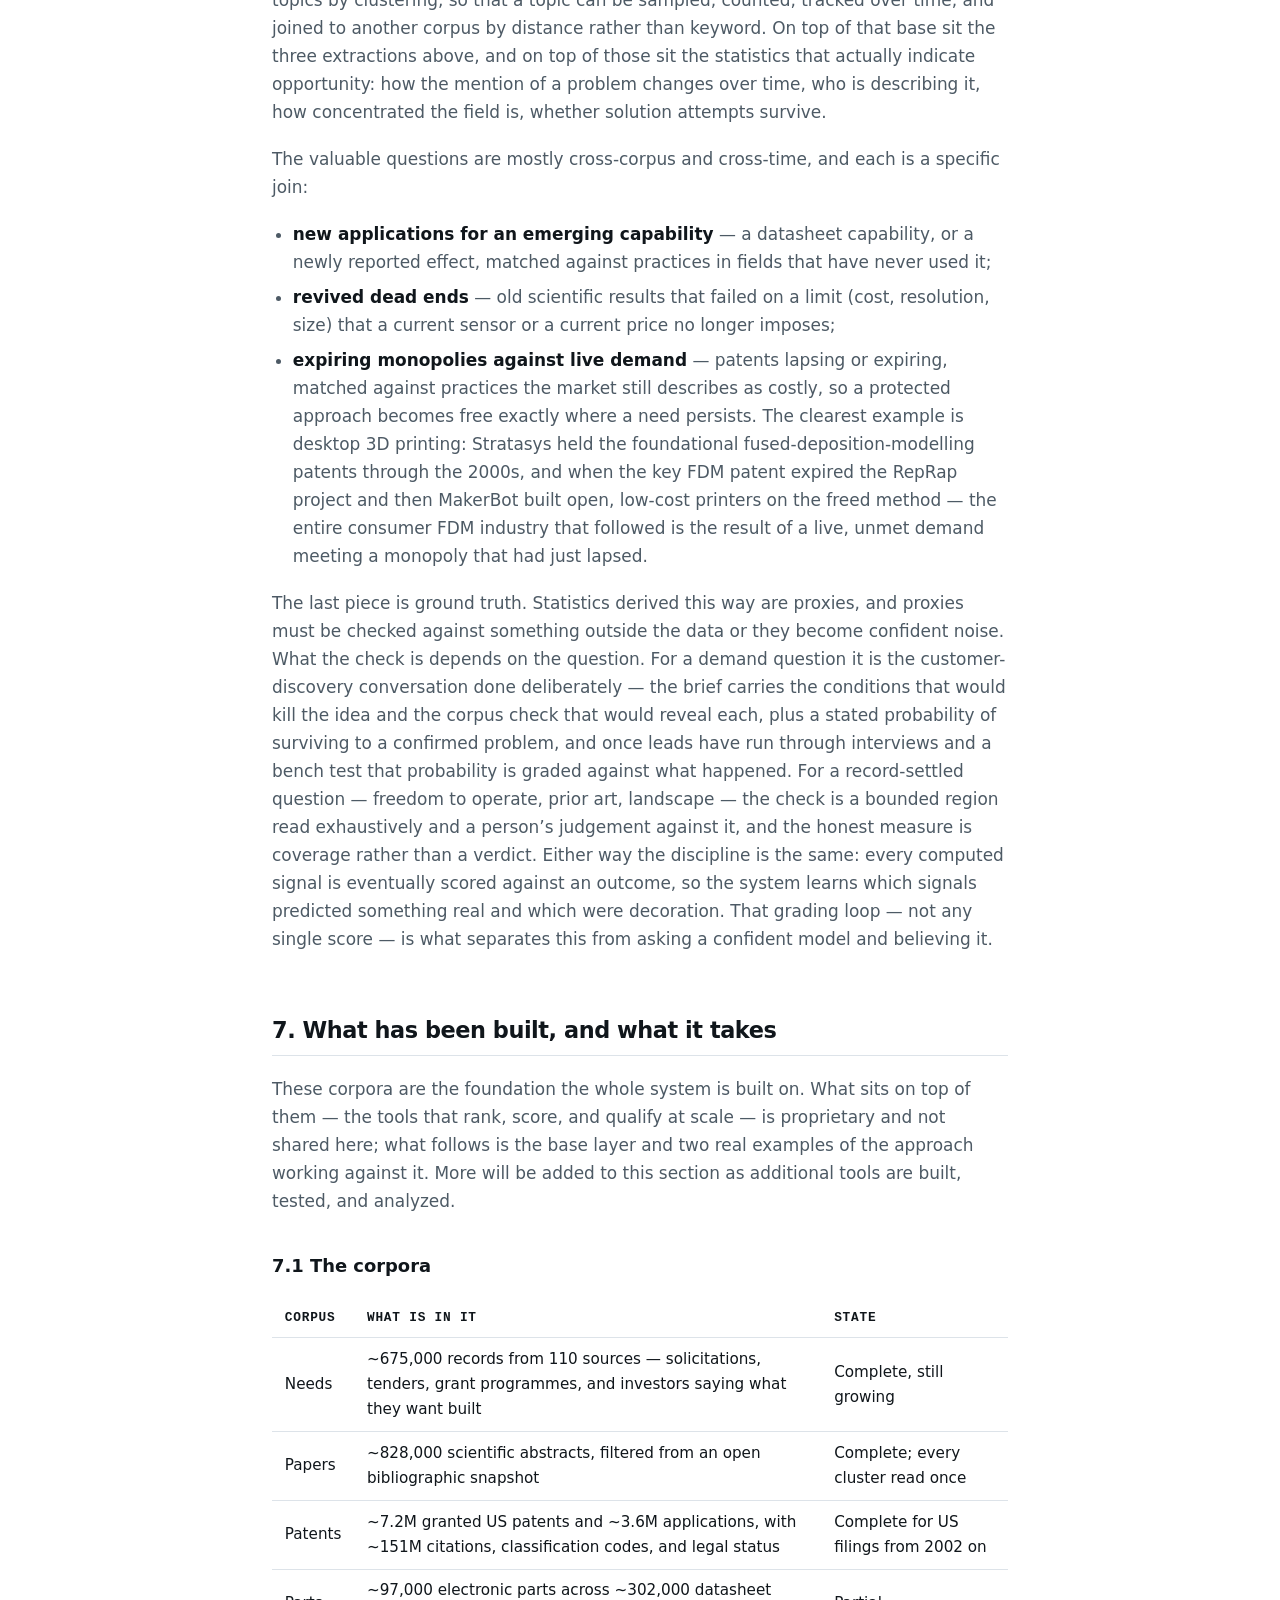
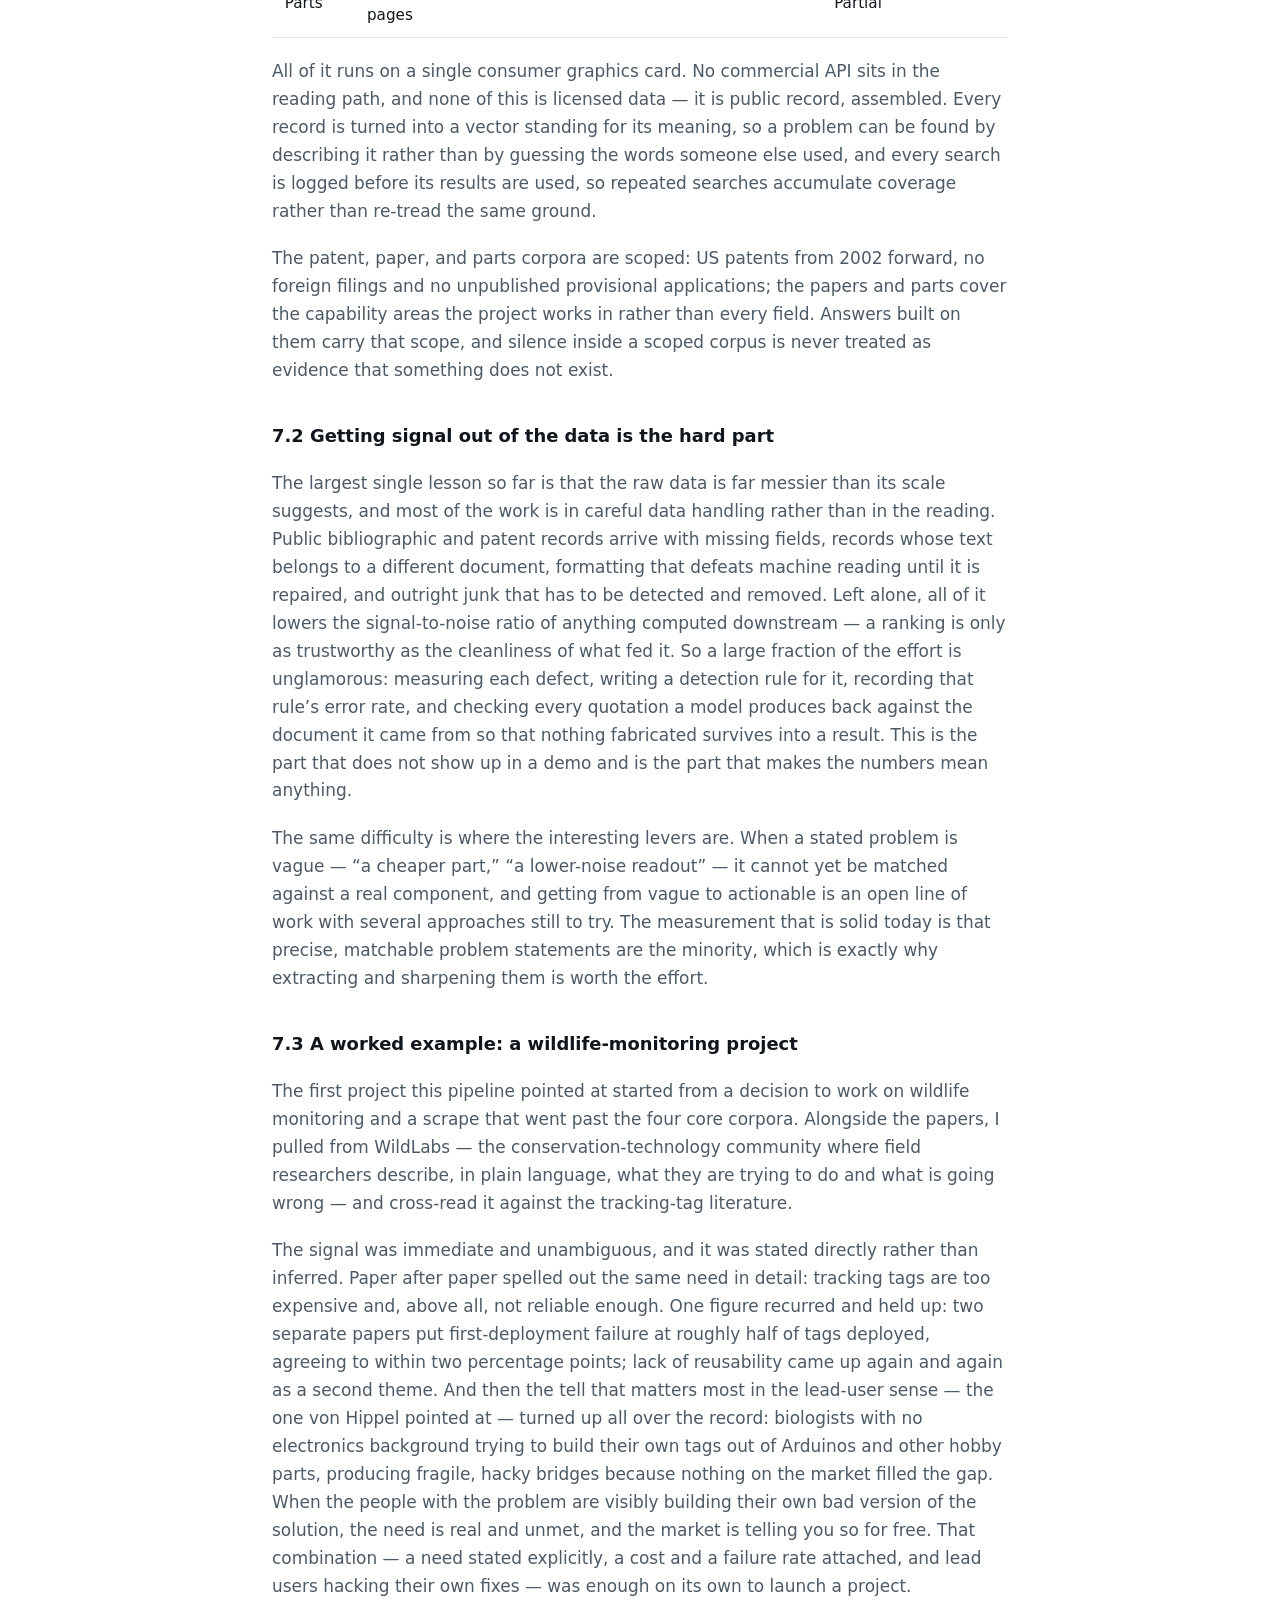
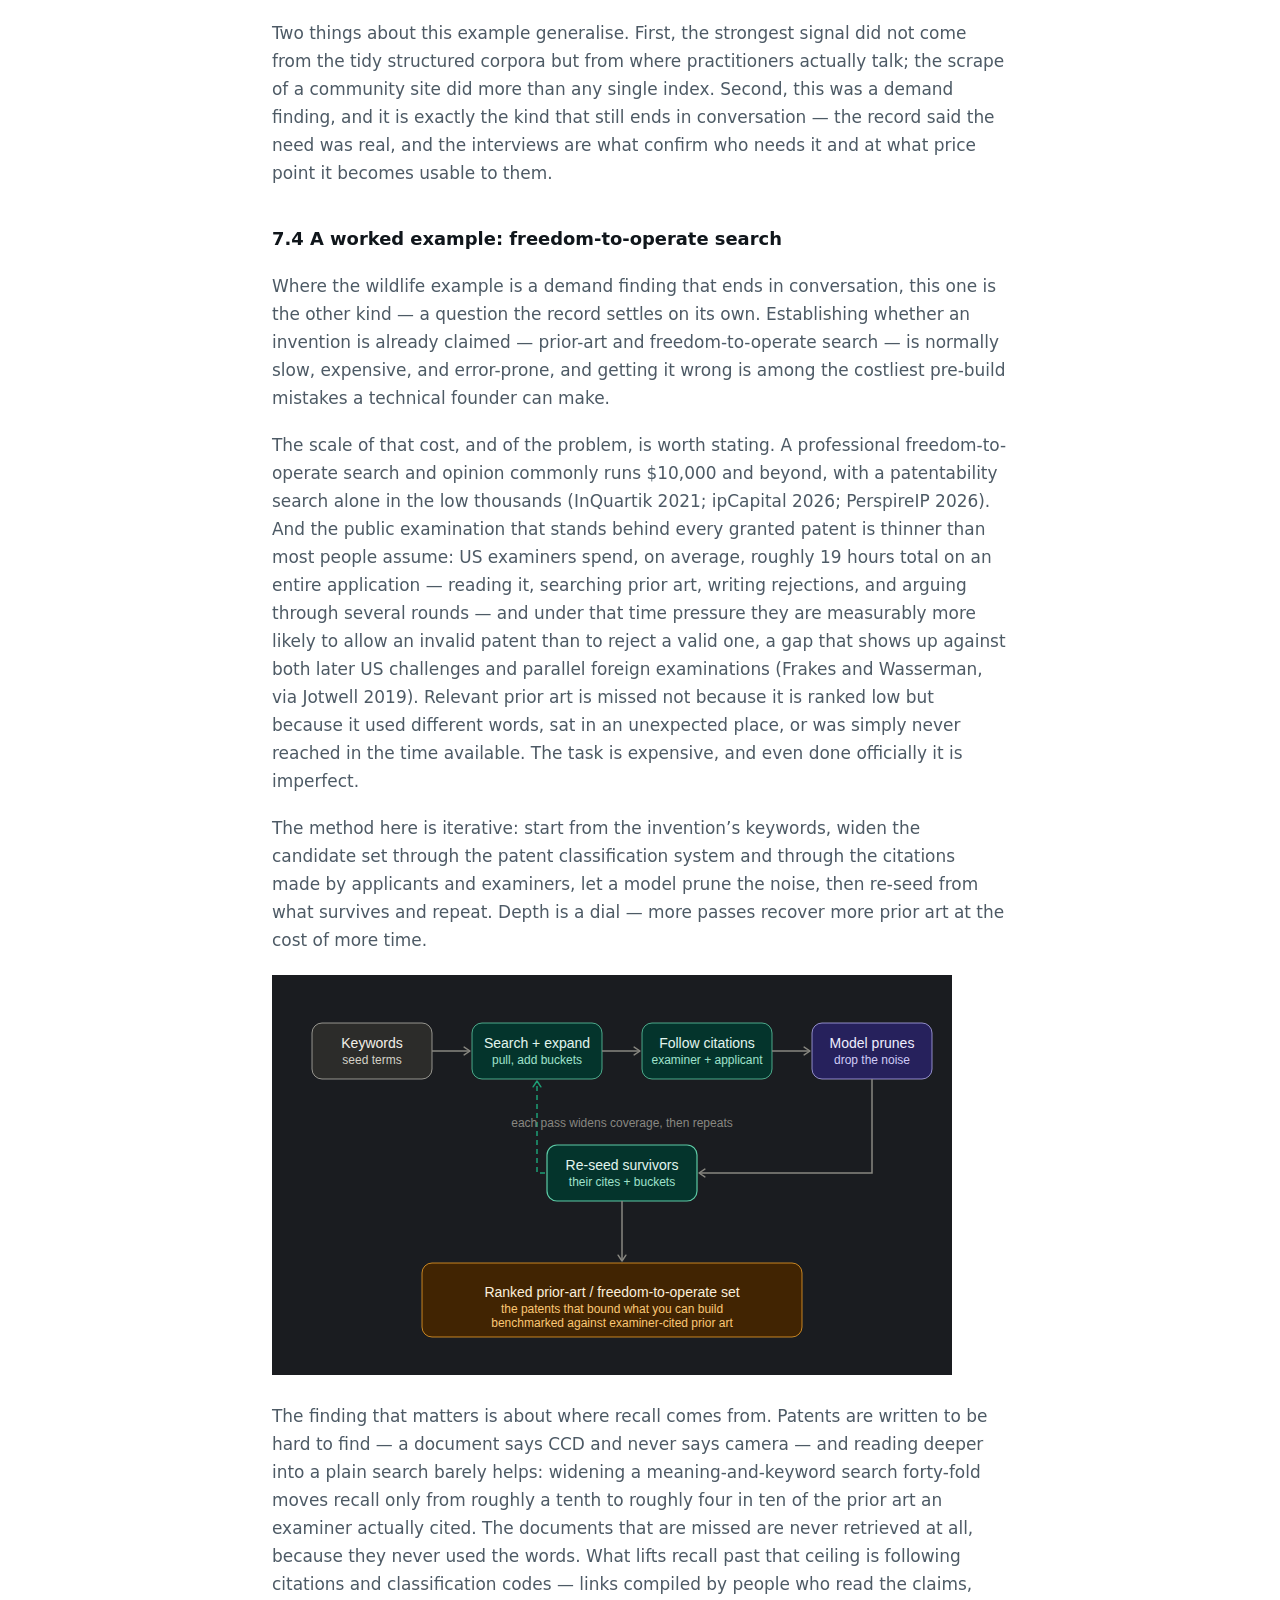
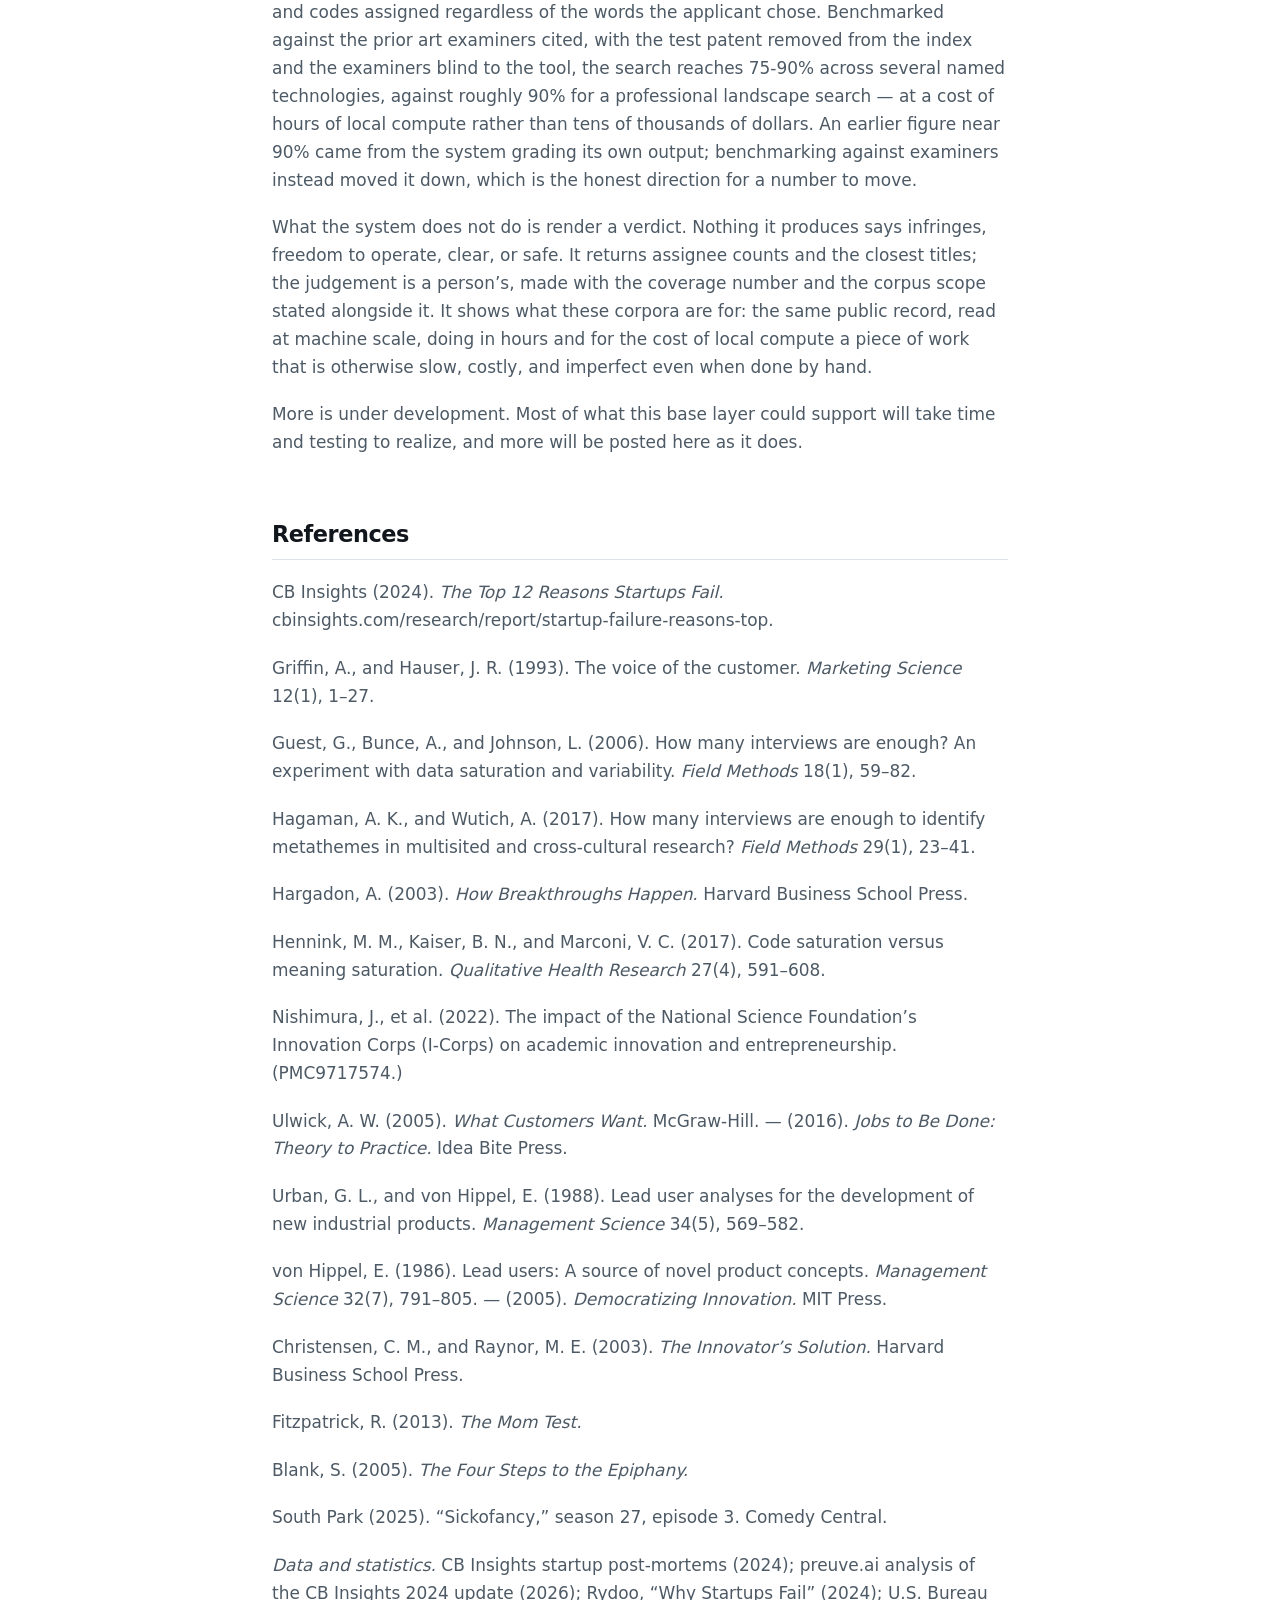
<file: lab-notes/opportunity-mining/index.html>
<!doctype html>
<html lang="en">
<head>
<meta charset="utf-8">
<meta name="viewport" content="width=device-width, initial-scale=1">
<title>Opportunity Mining: Finding and Validating Technical Opportunities in Public Data Using Machine Learning and Large-Scale Data Aggregation — Xenova Systems</title>
<meta name="description" content="Most products fail on a problem that could have been checked first. This working paper argues that a large part of that checking is information work over public record, and reports what four assembled corpora — funding solicitations, scientific abstracts, patents and datasheets — can already answer, with two worked examples.">
<link rel="canonical" href="https://xenovasys.com/lab-notes/opportunity-mining/">
<meta property="og:type" content="website">
<meta property="og:title" content="Opportunity Mining: Finding and Validating Technical Opportunities in Public Data Using Machine Learning and Large-Scale Data Aggregation — Xenova Systems">
<meta property="og:description" content="Most products fail on a problem that could have been checked first. This working paper argues that a large part of that checking is information work over public record, and reports what four assembled corpora — funding solicitations, scientific abstracts, patents and datasheets — can already answer, with two worked examples.">
<meta property="og:url" content="https://xenovasys.com/lab-notes/opportunity-mining/">
<meta property="og:site_name" content="Xenova Systems">
<meta name="twitter:card" content="summary">
<link rel="icon" href="/assets/mark.svg" type="image/svg+xml">
<link rel="alternate" type="application/atom+xml" href="/feed.xml" title="Xenova Systems">
<link rel="stylesheet" href="/assets/style.css">
</head>
<body class="">
<a class="skip" href="#main">Skip to content</a>
<header class="site-head">
  <div class="wrap head-inner">
    <a class="brand" href="/">
      <svg class="mark" viewBox="0 0 32 32" aria-hidden="true" fill="none" stroke="currentColor" stroke-width="2" stroke-linejoin="round"><path d="M16 2.5 28 9.25v13.5L16 29.5 4 22.75V9.25Z"/><path d="M11.5 11.5 20.5 20.5M20.5 11.5 11.5 20.5" stroke-linecap="round"/></svg>
      <span>Xenova Systems</span>
    </a>
    <input type="checkbox" id="navtoggle" hidden>
    <label class="burger" for="navtoggle" aria-label="Menu"><span></span></label>
    <nav>
        <a href="/work/">Work</a>
        <a href="/tools/">Tools</a>
        <a href="/services/">Services</a>
        <a href="/contact/">Contact</a>
    </nav>
  </div>
</header>
<main id="main">
<article class="doc">
  <div class="wrap narrow">
    <div class="doc-meta"><span class="kind">Lab note</span><span class="status">Work in progress</span><time datetime="2026-09-16">16 September 2026</time></div>
    <h1>Opportunity Mining: Finding and Validating Technical Opportunities in Public Data Using Machine Learning and Large-Scale Data Aggregation</h1>
    <div class="prose">
<p>Xenova Systems. Working paper, September 2026.</p>
<p><em>Provenance note.</em> Written by the author; edited with an AI agent working over the project&rsquo;s own records, which sourced the citations and figures. Not every citation has been checked against the original source; the reference list is provided so that readers can. Corpus sizes and findings are the project&rsquo;s own.</p>
<hr>
<h2 id="1-context-why-good-work-goes-to-waste">1. Context: why good work goes to waste</h2>
<p>Most new products fail, and they fail for a reason that is knowable in advance. CB Insights, analysing startup post-mortems, has found &ldquo;no market need&rdquo; at the top of the list across a decade of data — 42% of failures in the original 110-company study, and 43% attributed to poor product-market fit in the 2024 update covering 431 venture-backed shutdowns (CB Insights 2024). Running out of cash is cited more often still, around 70%, but the same analysts flag it as a symptom rather than a cause: a product few people need doesn&rsquo;t convert, doesn&rsquo;t retain, and burns its runway trying to force a market that was never there (CB Insights 2024; preuve.ai 2026). The U.S. Bureau of Labor Statistics puts the plain survival number near 48% of new businesses failing within five years — lower than the folkloric 90%, but the leading identifiable cause is still building something nobody wanted badly enough to pay for.</p>
<p>The point that matters for this paper is not the rate but the timing: the information needed to avoid the failure almost always existed before the product was built. Target customers could have said the problem wasn&rsquo;t painful, that the workaround was fine, or that they wouldn&rsquo;t pay the price — but they were never asked, or were asked in a way that produced flattering answers.</p>
<p>A particular and expensive version of this hits anyone building something patentable: the freedom-to-operate problem. Whether an invention is already claimed by someone else&rsquo;s patent is, like market need, knowable before the work — but a proper prior-art and freedom-to-operate search is slow, costs thousands of dollars in attorney time, and is error-prone, and getting it wrong sends people down months of development only to find the ground was owned the whole time. It is the same failure shape as no-market-need: confident effort against a fact that could have been checked first.</p>
<p>The same gap appears in a second place, between research and application. Innovations that clear peer review and prototype testing routinely die in what the commercialization literature calls the &ldquo;valley of death&rdquo;: past basic discovery, but too early for a commercial partner and too late for research funding, they sit at technology-readiness levels 4–6 with no one willing to carry them across (WAITRO 2026; Konfirmity 2026). In biotechnology one estimate puts the odds of an innovation reaching market at 1 in 5,000 to 10,000 (bioRxiv 2020). This is the gap the National Science Foundation built the Innovation Corps (I-Corps) to close. Launched in 2011 and based on Steve Blank&rsquo;s Lean LaunchPad, I-Corps exists on the observation — Blank&rsquo;s, from teaching it — that <em>few business plans survive first contact with customers</em> (Haas 2014). Its remedy is not more lab work but forced customer discovery: teams talk to potential customers, partners, and competitors, and the programme&rsquo;s own principle is that commercialization requires finding a viable business model, not merely maturing the technology (White House OSTP 2014; Nishimura et al. 2022).</p>
<p>Two examples make the failure concrete. Juicero sold a $400 Wi-Fi-connected press for juice packs that buyers found they could squeeze by hand — a solution engineered well past any need that existed (Rydoo 2024). Pets.com spent its way through a Super Bowl ad and into bankruptcy inside two years on a model with no demand underneath it (Rydoo 2024). Neither failed on engineering. Both failed on the problem.</p>
<p>So the recurring failure is not incompetence. It is confident work aimed at a problem that was mis-specified, over-valued, or imaginary — and it is expensive precisely because it looks like progress the whole way down.</p>
<h2 id="2-where-the-problem-actually-lies">2. Where the problem actually lies</h2>
<p>Knowing you should validate a problem does not make it easy. Validation is slow, it is skilled, and it is full of ideas that look good and aren&rsquo;t.</p>
<p>It is slow and skilled because the honest version of it — customer discovery — means dozens of structured conversations and a disciplined reading of a technical field, both of which take weeks and neither of which most technical founders are trained to do. The ideas that look good and aren&rsquo;t are the harder problem: a single enthusiastic customer, a solicitation that names a product, a crowded market that reads as &ldquo;validated demand,&rdquo; a quote pulled from one paper. Each of these is easy to find and each is misleading, and the person searching usually can&rsquo;t tell the difference from inside the search. For most people a search engine is the only pass they can run at all — but a keyword search returns a thin surface scrape that depends on the exact terms entered and on how the index ranks pages for everyone, not on what actually matters to the question being asked. It is a good way to find what is popular and a poor way to find what is true.</p>
<p>Into that difficulty has arrived a tool that makes it worse while feeling like it makes it better: the large language model (LLM). People now ask an LLM whether their idea is good, and the model, tuned to be agreeable, tells them it is. South Park made the joke that landed — Randy Marsh running every scheme past ChatGPT, which affirms each one until his wife saves him by mimicking its voice and telling him to shut the farm down (South Park, &ldquo;Sickofancy,&rdquo; 2025). The joke works because the failure is real: the sycophancy of these models is a documented problem their own makers have acknowledged.</p>
<p>The deeper issue is structural, not a tuning bug. A language model is trained on human text, so its sense of what matters is the distribution of what people have written about. That distribution tracks attention — what is popular, funded, and fashionable — which is not the same as what is needed or valuable, and is often out of date by the time the model is trained. Ask such a model for opportunities and it returns the modal ideas plus a few noisy outliers, confidently, with no measurement of demand underneath any of them. It is a mirror of the conversation, and the conversation is exactly the biased signal that sends founders at popular, crowded, over-served problems in the first place.</p>
<p>So the gap persists, and the most convenient new instrument for closing it quietly widens it.</p>
<h2 id="3-how-the-people-who-noticed-this-set-out-to-close-it">3. How the people who noticed this set out to close it</h2>
<p>Several researchers and practitioners independently identified this gap and, working from different starting points, converged on strikingly similar answers. All of them say, in effect: stop guessing, go and measure, and here is how much measuring is enough.</p>
<p><strong>Eric von Hippel</strong> (MIT) observed in 1986 that conventional market research cannot surface needs in fast-moving fields, because the users being surveyed have not yet felt the need. His answer was the <em>lead user</em>: find the users who face a need ahead of the market and have already built their own workaround, because they are the visible early signal of a demand that will become general (von Hippel 1986; Urban and von Hippel 1988; von Hippel 2005).</p>
<p><strong>Abbie Griffin and John Hauser</strong> (1993) asked a question nobody had answered quantitatively: how many customers must you interview before you have heard most of what matters? Their experiment — 30 interviews, each read by multiple analysts — found that 20–30 one-on-one interviews surface 90–95% of the needs, and that using more than one analyst materially raises how many are caught (Griffin and Hauser 1993).</p>
<p><strong>Anthony Ulwick</strong> (Strategyn) built Outcome-Driven Innovation around the observation that customers report solutions and specifications rather than the outcomes they actually judge a job by. His method fixes a countable target: a complete job map holds 50–150 desired outcomes, each scored on importance and satisfaction, and opportunity lives where importance is high and satisfaction is low (Ulwick 2005, 2016).</p>
<p><strong>Greg Guest and colleagues</strong> (2006) showed that &ldquo;enough&rdquo; is measurable rather than a matter of taste: their interview codebook stabilised after twelve interviews, and later re-analyses put the number at 16–24 for full meaning and 20–40 across multiple sites (Guest et al. 2006; Hennink et al. 2017; Hagaman and Wutich 2017).</p>
<p><strong>Steve Blank and the NSF</strong> turned all of this into a programme. I-Corps requires teams to conduct at least 100 customer-discovery interviews in seven weeks, and treats an evidence-backed go/no-go — not a business plan — as the deliverable (Nishimura et al. 2022). <strong>Rob Fitzpatrick&rsquo;s</strong> <em>The Mom Test</em> (2013) supplies the discipline that keeps those interviews honest: ask about what people already do and what it costs them, never whether they would buy.</p>
<p>And <strong>Andrew Hargadon</strong> (2003), studying how breakthroughs actually happen, found that most are not invention from nothing but <em>recombination</em> — an existing mechanism carried from one industry into another by someone who happened to know both. TRIZ, the Soviet-era theory of inventive problem solving, reached a compatible conclusion by reading hundreds of thousands of patents: the same solutions recur across unrelated fields, and can be indexed by the function they perform.</p>
<p>Running underneath all of these is a second question every technical founder faces — not just <em>is the problem real</em> but <em>is the solution already owned</em> — and it is answered from the same public record of patents and their citations. The methods below treat both as measurement problems over the same corpora.</p>
<p>The convergence is the striking part. From market research, from qualitative method, from entrepreneurship education, and from the study of invention, the same two claims emerge: <strong>the signal you need is in what people already do, not what they say they want; and the amount of listening required to capture it is a specific, countable quantity.</strong></p>
<h2 id="4-why-this-project">4. Why this project</h2>
<p>Every method above is sound and every one is done by hand — dozens of interviews, weeks of reading a field, expertise most technical people don&rsquo;t have and most of the time can&rsquo;t spare. The measuring that separates a real problem from an attractive one is exactly the labour that gets skipped, and skipping it is what the failure numbers at the start put a price on.</p>
<p>This project starts from a view I formed the long way. When I first learned engineering I spent most of my time thinking about all the things that could be built to make the world better, and I kept asking why they hadn&rsquo;t been. After enough failed projects I understood that the hard part isn&rsquo;t the building — it&rsquo;s the gap between the people with the skill and the people with the need. Needs are abstract, and people who aren&rsquo;t deep in the craft are usually wrong about what they actually need. Real engineering is rarely a better mousetrap; the best moves I&rsquo;ve seen are simple, elegant, asymmetric approaches to a problem everyone already has. That last part isn&rsquo;t original — it is Christensen&rsquo;s disruption and von Hippel&rsquo;s lead user restated from the bench — but it points at where the leverage is.</p>
<p>I hypothesise that a large part of the labour of finding those moves can be shifted off the person and onto public data. Patents, scientific literature, funding solicitations, and component catalogues already record, in enormous volume, what people do, what it costs them, what has been tried, and what it takes to build — and, crucially, so does a much wider field of public text: industry forums, community sites, trade press, and any source where the people with a problem describe it in their own words. The four corpora this project has assembled are a starting point, not the only or even the best source; some of the sharpest signal comes from wherever practitioners already talk. Modern computer-science and machine-learning techniques — vector representations of meaning, clustering, and LLMs used as careful readers rather than confident oracles — can turn that raw text into statistics: how many independent organisations describe a problem, how that has moved over time, how crowded the field is, what capabilities exist to attack it, and whether the approach is already patented. The output is not an answer but a measured brief, the thing a founder, an R&amp;D lab, a technology-transfer office, or an individual engineer would otherwise spend weeks assembling by hand, and usually skips. </p>
<p>The demand question — will anyone pay for this — is one of a family of due-diligence questions, and most of that family is really information work over public record. Is this already patented; who else is working on it and did they give up; has this been tried before and failed on a limit that no longer holds; what is the best anyone has achieved on this measurement; what part already does this, at what price; where is funding asking for it. None of those are answered by inspiration and all of them are answered, slowly and expensively, by reading. That is what makes the instrument general-purpose rather than a business tool wearing a lab coat: whether the person is a founder, a researcher, an R&amp;D lab, or an engineer, the bottleneck is the same synthesis over the same public record, and the discipline is the same — everything, science or business, eventually has to show that it is worth someone&rsquo;s money or someone&rsquo;s years, which is the value test the valley of death is really about.</p>
<p>Where the questions differ is in what closes them. The demand question ends in conversation. The customer-discovery interviews — the 20-to-30-plus structured conversations that Griffin and Hauser, Ulwick, and the NSF I-Corps programme all converge on — remain the thing that confirms a problem is real and worth paying to solve, and nothing computed from public text substitutes for a buyer saying so. What the analysis produces for that path is a set of qualified leads: the ideas worth interviewing about, and the specific people and organisations to interview, pulled straight from the records that raised the idea. The other questions — freedom to operate, prior art, landscape, revival, sourcing — are closed by the record itself plus a person&rsquo;s judgement, with no one to interview. In both cases the analysis does the same two jobs: it decides which ideas earn the expensive next step, and it aims the ones that get it.</p>
<p>Both jobs matter because attention is the scarce resource. A person can properly investigate a handful of ideas, not a hundred, so the ideas that get investigated are usually the ones already in front of them — the biased, attention-driven selection that sinks so many products in the first place. A cheap, wide first pass over public data lets a whole frontier be screened before any single idea costs a week: it filters out the crowded, the already-owned, and the dead-on-arrival, and it surfaces doors a person did not know were open — an effect used everywhere in one industry and never tried in another, a lapsed patent sitting on top of a problem the market still describes as unsolved. Many technologies span domains, and the same core can be worth little in the field where it was born and a great deal one field over. Finding that out first is not a detail: picking the right domain and the right price point up front is often the difference between a solvable business and a good idea that runs out of runway proving itself in the wrong market. For the ideas that survive the pass, the same analysis front-loads the questions that decide whether an idea is a business at all — who else has the problem, what it costs them, how many alternatives already exist, and therefore what a solution could be priced at and what a buyer would plausibly pay — so that when the conversations do happen, they land. The order is: analyse widely to choose the idea, the domain, and the price, then spend the expensive step — a conversation or a person&rsquo;s judgement — to confirm it.</p>
<p>What I am adding is not the insight but the instrument: a way to do the reading behind a technical bet at scale and with a number attached — to find the problems where a simple asymmetric approach would matter, the domain where a technology is worth most, and the ground that is already taken — before any of it costs a year.</p>
<h2 id="5-what-can-be-asked-and-what-answers-it">5. What can be asked, and what answers it</h2>
<p>The questions above look different on the surface — a founder sizing a market, a researcher hunting applications, an engineer sourcing a part, anyone checking whether the ground is already owned — but they draw on the same public record and the same handful of operations over it. The method rests on one observation: <strong>every corpus yields the same three kinds of record</strong>, and each question is answered by a different combination of them.</p>
<table>
<thead>
<tr>
<th></th>
<th>Capability</th>
<th>Practice / need</th>
<th>Attention</th>
</tr>
</thead>
<tbody>
<tr>
<td>what it is</td>
<td>what can be done, by what mechanism, to what limit</td>
<td>what is done today, how often, with what, at what cost; what&rsquo;s wanted</td>
<td>who says so, how many, in which fields, trending which way</td>
</tr>
<tr>
<td><strong>Patents</strong></td>
<td>claims</td>
<td>background section</td>
<td>assignees by type, per year, per class; legal status</td>
</tr>
<tr>
<td><strong>Papers</strong></td>
<td>results</td>
<td>abstract; &ldquo;what stopped us&rdquo;</td>
<td>institutions, persistence, abandonment</td>
</tr>
<tr>
<td><strong>Funding &amp; tenders</strong></td>
<td>—</td>
<td>the ask and the current procedure</td>
<td>funders, sectors, dollars, per quarter</td>
</tr>
<tr>
<td><strong>Datasheets</strong></td>
<td>the part, with a price</td>
<td>—</td>
<td>makers</td>
</tr>
<tr>
<td><strong>Effects library</strong></td>
<td>the effect, by function</td>
<td>—</td>
<td>which fields use it, which don&rsquo;t</td>
</tr>
</tbody>
</table>
<p>Every record carries the organisation behind it, so the list of people to talk to is produced along with the evidence. Five concrete questions, and the shape of what answers each:</p>
<p><strong>A scientist has a result and needs to know where it applies.</strong> Embed the method&rsquo;s description; find the nearest patent and paper topics; read the practices those topics describe and what they cost; surface the fields that have the practice but no capability record. <em>Sources: needs and practices from patents and academic abstracts. Technique: vector database over backgrounds and abstracts, clustered, with nearest-neighbour search from the method&rsquo;s own description.</em></p>
<p><strong>An engineer or R&amp;D lab has a client&rsquo;s problem and needs a solution.</strong> State the problem as a function; retrieve candidate mechanisms from the effects library by function rather than name; retrieve matching parts, with prices, from the datasheet index. <em>Sources: capabilities from the effects library and datasheets. Technique: function–behaviour–structure framing plus datasheet embedding, clustered, nearest-neighbour retrieval, read and assembled by a language model.</em></p>
<p><strong>A founder has an idea and needs to know if the problem is real and priced right.</strong> Identify the practice the idea replaces; count how many organisations describe it, of what type, over what years; extract what it costs them from the text; measure how crowded the field is. <em>Sources: practice and attention from patents and needs. Technique: practice-cost extraction, attention normalised against field baselines, opportunity scoring with confidence intervals.</em></p>
<p><strong>An investor or reviewer needs to check a claimed need.</strong> Take the same practice and attention numbers as a test rather than a pitch: is the need described by anyone besides the applicant, is attention rising or dying, are prior attempts surviving or lapsing. <em>Sources: attention from patents and papers. Technique: mention-frequency series with burst and change-point detection, survival analysis on patent legal status.</em></p>
<p><strong>A corporate scout needs adjacencies and abandoned work.</strong> Take the firm&rsquo;s own capabilities; find fields that never used them; find attempts that were tried and dropped and are now free to build on. <em>Sources: capability and attention. Technique: effect-to-field gap detection, legal-status joins to find lapsed patents, breadth measured by spread across fields.</em></p>
<p><strong>Anyone building something patentable needs to know if the ground is already owned.</strong> Start from the invention&rsquo;s keywords and expand outward through patent classification and citation links, pruning noise with a model at each step, to assemble the set of prior art and live patents that bound what can be built. <em>Sources: capability and attention from patents. Technique: iterative expansion over classification and citation graphs with language-model denoising, depth-tunable — the worked example later in this paper.</em></p>
<h2 id="6-structure-layers-of-abstraction-over-queryable-corpora">6. Structure: layers of abstraction over queryable corpora</h2>
<p>The design principle is to keep a small number of cheaply queryable corpora at the bottom and compute higher-order statistics in layers above them, rather than building a bespoke pipeline per question. The corpora are turned into maps of meaning — each document a vector, similar documents near each other — and partitioned into topics by clustering, so that a topic can be sampled, counted, tracked over time, and joined to another corpus by distance rather than keyword. On top of that base sit the three extractions above, and on top of those sit the statistics that actually indicate opportunity: how the mention of a problem changes over time, who is describing it, how concentrated the field is, whether solution attempts survive.</p>
<p>The valuable questions are mostly cross-corpus and cross-time, and each is a specific join:</p>
<ul>
<li><strong>new applications for an emerging capability</strong> — a datasheet capability, or a newly reported effect, matched against practices in fields that have never used it;</li>
<li><strong>revived dead ends</strong> — old scientific results that failed on a limit (cost, resolution, size) that a current sensor or a current price no longer imposes;</li>
<li><strong>expiring monopolies against live demand</strong> — patents lapsing or expiring, matched against practices the market still describes as costly, so a protected approach becomes free exactly where a need persists. The clearest example is desktop 3D printing: Stratasys held the foundational fused-deposition-modelling patents through the 2000s, and when the key FDM patent expired the RepRap project and then MakerBot built open, low-cost printers on the freed method — the entire consumer FDM industry that followed is the result of a live, unmet demand meeting a monopoly that had just lapsed.</li>
</ul>
<p>The last piece is ground truth. Statistics derived this way are proxies, and proxies must be checked against something outside the data or they become confident noise. What the check is depends on the question. For a demand question it is the customer-discovery conversation done deliberately — the brief carries the conditions that would kill the idea and the corpus check that would reveal each, plus a stated probability of surviving to a confirmed problem, and once leads have run through interviews and a bench test that probability is graded against what happened. For a record-settled question — freedom to operate, prior art, landscape — the check is a bounded region read exhaustively and a person&rsquo;s judgement against it, and the honest measure is coverage rather than a verdict. Either way the discipline is the same: every computed signal is eventually scored against an outcome, so the system learns which signals predicted something real and which were decoration. That grading loop — not any single score — is what separates this from asking a confident model and believing it.</p>
<h2 id="7-what-has-been-built-and-what-it-takes">7. What has been built, and what it takes</h2>
<p>These corpora are the foundation the whole system is built on. What sits on top of them — the tools that rank, score, and qualify at scale — is proprietary and not shared here; what follows is the base layer and two real examples of the approach working against it. More will be added to this section as additional tools are built, tested, and analyzed.</p>
<h3 id="71-the-corpora">7.1 The corpora</h3>
<table>
<thead>
<tr>
<th>Corpus</th>
<th>What is in it</th>
<th>State</th>
</tr>
</thead>
<tbody>
<tr>
<td>Needs</td>
<td>~675,000 records from 110 sources — solicitations, tenders, grant programmes, and investors saying what they want built</td>
<td>Complete, still growing</td>
</tr>
<tr>
<td>Papers</td>
<td>~828,000 scientific abstracts, filtered from an open bibliographic snapshot</td>
<td>Complete; every cluster read once</td>
</tr>
<tr>
<td>Patents</td>
<td>~7.2M granted US patents and ~3.6M applications, with ~151M citations, classification codes, and legal status</td>
<td>Complete for US filings from 2002 on</td>
</tr>
<tr>
<td>Parts</td>
<td>~97,000 electronic parts across ~302,000 datasheet pages</td>
<td>Partial</td>
</tr>
</tbody>
</table>
<p>All of it runs on a single consumer graphics card. No commercial API sits in the reading path, and none of this is licensed data — it is public record, assembled. Every record is turned into a vector standing for its meaning, so a problem can be found by describing it rather than by guessing the words someone else used, and every search is logged before its results are used, so repeated searches accumulate coverage rather than re-tread the same ground.</p>
<p>The patent, paper, and parts corpora are scoped: US patents from 2002 forward, no foreign filings and no unpublished provisional applications; the papers and parts cover the capability areas the project works in rather than every field. Answers built on them carry that scope, and silence inside a scoped corpus is never treated as evidence that something does not exist.</p>
<h3 id="72-getting-signal-out-of-the-data-is-the-hard-part">7.2 Getting signal out of the data is the hard part</h3>
<p>The largest single lesson so far is that the raw data is far messier than its scale suggests, and most of the work is in careful data handling rather than in the reading. Public bibliographic and patent records arrive with missing fields, records whose text belongs to a different document, formatting that defeats machine reading until it is repaired, and outright junk that has to be detected and removed. Left alone, all of it lowers the signal-to-noise ratio of anything computed downstream — a ranking is only as trustworthy as the cleanliness of what fed it. So a large fraction of the effort is unglamorous: measuring each defect, writing a detection rule for it, recording that rule&rsquo;s error rate, and checking every quotation a model produces back against the document it came from so that nothing fabricated survives into a result. This is the part that does not show up in a demo and is the part that makes the numbers mean anything.</p>
<p>The same difficulty is where the interesting levers are. When a stated problem is vague — &ldquo;a cheaper part,&rdquo; &ldquo;a lower-noise readout&rdquo; — it cannot yet be matched against a real component, and getting from vague to actionable is an open line of work with several approaches still to try. The measurement that is solid today is that precise, matchable problem statements are the minority, which is exactly why extracting and sharpening them is worth the effort.</p>
<h3 id="73-a-worked-example-a-wildlife-monitoring-project">7.3 A worked example: a wildlife-monitoring project</h3>
<p>The first project this pipeline pointed at started from a decision to work on wildlife monitoring and a scrape that went past the four core corpora. Alongside the papers, I pulled from WildLabs — the conservation-technology community where field researchers describe, in plain language, what they are trying to do and what is going wrong — and cross-read it against the tracking-tag literature.</p>
<p>The signal was immediate and unambiguous, and it was stated directly rather than inferred. Paper after paper spelled out the same need in detail: tracking tags are too expensive and, above all, not reliable enough. One figure recurred and held up: two separate papers put first-deployment failure at roughly half of tags deployed, agreeing to within two percentage points; lack of reusability came up again and again as a second theme. And then the tell that matters most in the lead-user sense — the one von Hippel pointed at — turned up all over the record: biologists with no electronics background trying to build their own tags out of Arduinos and other hobby parts, producing fragile, hacky bridges because nothing on the market filled the gap. When the people with the problem are visibly building their own bad version of the solution, the need is real and unmet, and the market is telling you so for free. That combination — a need stated explicitly, a cost and a failure rate attached, and lead users hacking their own fixes — was enough on its own to launch a project.</p>
<p>Two things about this example generalise. First, the strongest signal did not come from the tidy structured corpora but from where practitioners actually talk; the scrape of a community site did more than any single index. Second, this was a demand finding, and it is exactly the kind that still ends in conversation — the record said the need was real, and the interviews are what confirm who needs it and at what price point it becomes usable to them.</p>
<h3 id="74-a-worked-example-freedom-to-operate-search">7.4 A worked example: freedom-to-operate search</h3>
<p>Where the wildlife example is a demand finding that ends in conversation, this one is the other kind — a question the record settles on its own. Establishing whether an invention is already claimed — prior-art and freedom-to-operate search — is normally slow, expensive, and error-prone, and getting it wrong is among the costliest pre-build mistakes a technical founder can make.</p>
<p>The scale of that cost, and of the problem, is worth stating. A professional freedom-to-operate search and opinion commonly runs $10,000 and beyond, with a patentability search alone in the low thousands (InQuartik 2021; ipCapital 2026; PerspireIP 2026). And the public examination that stands behind every granted patent is thinner than most people assume: US examiners spend, on average, roughly 19 hours total on an entire application — reading it, searching prior art, writing rejections, and arguing through several rounds — and under that time pressure they are measurably more likely to allow an invalid patent than to reject a valid one, a gap that shows up against both later US challenges and parallel foreign examinations (Frakes and Wasserman, via Jotwell 2019). Relevant prior art is missed not because it is ranked low but because it used different words, sat in an unexpected place, or was simply never reached in the time available. The task is expensive, and even done officially it is imperfect.</p>
<p>The method here is iterative: start from the invention&rsquo;s keywords, widen the candidate set through the patent classification system and through the citations made by applicants and examiners, let a model prune the noise, then re-seed from what survives and repeat. Depth is a dial — more passes recover more prior art at the cost of more time.</p>
<p><img alt="Iterative freedom-to-operate search" src="/images/fto-diagram.png"></p>
<p>The finding that matters is about where recall comes from. Patents are written to be hard to find — a document says CCD and never says camera — and reading deeper into a plain search barely helps: widening a meaning-and-keyword search forty-fold moves recall only from roughly a tenth to roughly four in ten of the prior art an examiner actually cited. The documents that are missed are never retrieved at all, because they never used the words. What lifts recall past that ceiling is following citations and classification codes — links compiled by people who read the claims, and codes assigned regardless of the words the applicant chose. Benchmarked against the prior art examiners cited, with the test patent removed from the index and the examiners blind to the tool, the search reaches 75-90% across several named technologies, against roughly 90% for a professional landscape search — at a cost of hours of local compute rather than tens of thousands of dollars. An earlier figure near 90% came from the system grading its own output; benchmarking against examiners instead moved it down, which is the honest direction for a number to move.</p>
<p>What the system does not do is render a verdict. Nothing it produces says infringes, freedom to operate, clear, or safe. It returns assignee counts and the closest titles; the judgement is a person&rsquo;s, made with the coverage number and the corpus scope stated alongside it. It shows what these corpora are for: the same public record, read at machine scale, doing in hours and for the cost of local compute a piece of work that is otherwise slow, costly, and imperfect even when done by hand.</p>
<p>More is under development. Most of what this base layer could support will take time and testing to realize, and more will be posted here as it does.</p>
<h2 id="references">References</h2>
<p>CB Insights (2024). <em>The Top 12 Reasons Startups Fail.</em> cbinsights.com/research/report/startup-failure-reasons-top.</p>
<p>Griffin, A., and Hauser, J. R. (1993). The voice of the customer. <em>Marketing Science</em> 12(1), 1–27.</p>
<p>Guest, G., Bunce, A., and Johnson, L. (2006). How many interviews are enough? An experiment with data saturation and variability. <em>Field Methods</em> 18(1), 59–82.</p>
<p>Hagaman, A. K., and Wutich, A. (2017). How many interviews are enough to identify metathemes in multisited and cross-cultural research? <em>Field Methods</em> 29(1), 23–41.</p>
<p>Hargadon, A. (2003). <em>How Breakthroughs Happen.</em> Harvard Business School Press.</p>
<p>Hennink, M. M., Kaiser, B. N., and Marconi, V. C. (2017). Code saturation versus meaning saturation. <em>Qualitative Health Research</em> 27(4), 591–608.</p>
<p>Nishimura, J., et al. (2022). The impact of the National Science Foundation&rsquo;s Innovation Corps (I-Corps) on academic innovation and entrepreneurship. (PMC9717574.)</p>
<p>Ulwick, A. W. (2005). <em>What Customers Want.</em> McGraw-Hill. — (2016). <em>Jobs to Be Done: Theory to Practice.</em> Idea Bite Press.</p>
<p>Urban, G. L., and von Hippel, E. (1988). Lead user analyses for the development of new industrial products. <em>Management Science</em> 34(5), 569–582.</p>
<p>von Hippel, E. (1986). Lead users: A source of novel product concepts. <em>Management Science</em> 32(7), 791–805. — (2005). <em>Democratizing Innovation.</em> MIT Press.</p>
<p>Christensen, C. M., and Raynor, M. E. (2003). <em>The Innovator&rsquo;s Solution.</em> Harvard Business School Press.</p>
<p>Fitzpatrick, R. (2013). <em>The Mom Test.</em></p>
<p>Blank, S. (2005). <em>The Four Steps to the Epiphany.</em></p>
<p>South Park (2025). &ldquo;Sickofancy,&rdquo; season 27, episode 3. Comedy Central.</p>
<p><em>Data and statistics.</em> CB Insights startup post-mortems (2024); preuve.ai analysis of the CB Insights 2024 update (2026); Rydoo, &ldquo;Why Startups Fail&rdquo; (2024); U.S. Bureau of Labor Statistics business-survival data; WAITRO and Konfirmity on the commercialization &ldquo;valley of death&rdquo; (2026); bioRxiv 10.1101/2020.05.04.075770 (2020); White House OSTP, &ldquo;Lab Bench to Bedside&rdquo; (2014); Haas Newsroom on Lean LaunchPad and I-Corps (2014); Patently-O on the USPTO backlog (2024); MadePatents on maintenance-fee abandonment (2026); Statista/WIPO, patents in force as a percentage of applications (2024); InQuartik, ipCapital Group, and PerspireIP on freedom-to-operate search and opinion costs (2021, 2026); Frakes and Wasserman on examiner time and error, via Jotwell (2019). Full URLs on file.</p>
<p><em>Method references (Good–Turing, Chao1, Kleinberg, Killick et al., Kaplan–Meier, Efron and Tibshirani, Brier, Thurstone, Bradley–Terry, and the TRIZ effects database) apply to the analysis layer and are listed in the companion methods note.</em></p>
    </div>

    <p class="back"><a href="/work/">&larr; All work</a></p>
  </div>
</article>

</main>
<footer class="site-foot">
  <div class="wrap foot-inner">
    <p>&copy; 2026 Xenova Systems</p>
    <p><a href="/contact/">Contact</a></p>
  </div>
</footer>
</body>
</html>
</file>
<file: assets/style.css>
/* Xenova Systems — generated site styles */

:root {
  --bg: #0c0f12;
  --bg-alt: #11161a;
  --line: #1e262d;
  --line-soft: #171e24;
  --ink: #e7edf2;
  --ink-dim: #9aa8b4;
  --ink-faint: #66757f;
  --accent: #4fd6a9;
  --accent-dim: #1f6f57;
  --measure: 68ch;
  --pad: clamp(1.25rem, 4vw, 2.5rem);
  --font: ui-sans-serif, system-ui, -apple-system, "Segoe UI", Inter, Roboto,
    "Helvetica Neue", Arial, sans-serif;
  --mono: ui-monospace, SFMono-Regular, "SF Mono", Menlo, Consolas,
    "Liberation Mono", monospace;
}

@media (prefers-color-scheme: light) {
  :root {
    --bg: #ffffff;
    --bg-alt: #f4f6f8;
    --line: #dde3e9;
    --line-soft: #e9edf1;
    --ink: #10161b;
    --ink-dim: #4d5a65;
    --ink-faint: #7b8791;
    --accent: #0d7d5d;
    --accent-dim: #a5ddca;
  }
}

*, *::before, *::after { box-sizing: border-box; }

html { -webkit-text-size-adjust: 100%; scroll-behavior: smooth; }

body {
  margin: 0;
  background: var(--bg);
  color: var(--ink);
  font-family: var(--font);
  font-size: 1.0625rem;
  line-height: 1.65;
  -webkit-font-smoothing: antialiased;
}

img, svg { max-width: 100%; }

a { color: inherit; }

.skip {
  position: absolute;
  left: -9999px;
}
.skip:focus {
  left: 1rem; top: 1rem; z-index: 50;
  background: var(--accent); color: var(--bg);
  padding: .5rem .9rem; border-radius: .3rem;
}

.wrap {
  width: min(72rem, 100% - calc(var(--pad) * 2));
  margin-inline: auto;
}
.wrap.narrow { width: min(46rem, 100% - calc(var(--pad) * 2)); }

/* ---------- header ---------- */

.site-head {
  position: sticky; top: 0; z-index: 20;
  background: color-mix(in srgb, var(--bg) 88%, transparent);
  backdrop-filter: blur(10px);
  border-bottom: 1px solid var(--line);
}
.head-inner {
  display: flex; align-items: center; gap: 1.5rem;
  min-height: 4rem;
}
.brand {
  display: inline-flex; align-items: center; gap: .6rem;
  font-weight: 600; letter-spacing: -0.01em;
  text-decoration: none;
  margin-right: auto;
}
.brand .mark { width: 1.5rem; height: 1.5rem; color: var(--accent); flex: none; }

.site-head nav { display: flex; gap: 1.6rem; }
.site-head nav a {
  text-decoration: none;
  color: var(--ink-dim);
  font-size: .95rem;
  padding: .25rem 0;
  border-bottom: 1px solid transparent;
}
.site-head nav a:hover { color: var(--ink); }
.site-head nav a.current { color: var(--ink); border-bottom-color: var(--accent); }

.burger { display: none; }

@media (max-width: 40rem) {
  .burger {
    display: block; width: 1.75rem; height: 1.75rem;
    cursor: pointer; position: relative;
  }
  .burger span,
  .burger span::before,
  .burger span::after {
    content: ""; position: absolute; left: 0; right: 0;
    height: 2px; background: var(--ink); border-radius: 2px;
  }
  .burger span { top: 50%; }
  .burger span::before { top: -6px; }
  .burger span::after { top: 6px; }

  .site-head nav {
    display: none;
    position: absolute; top: 100%; left: 0; right: 0;
    flex-direction: column; gap: 0;
    background: var(--bg);
    border-bottom: 1px solid var(--line);
    padding: .5rem var(--pad) 1rem;
  }
  #navtoggle:checked ~ nav { display: flex; }
  .site-head nav a { padding: .7rem 0; border-bottom: 1px solid var(--line-soft); }
}

/* ---------- hero ---------- */

.hero {
  padding: clamp(4rem, 12vw, 8rem) 0 clamp(3rem, 8vw, 5rem);
  border-bottom: 1px solid var(--line);
  background:
    radial-gradient(60rem 30rem at 15% -10%,
      color-mix(in srgb, var(--accent) 12%, transparent), transparent 70%);
}
.hero h1 {
  margin: 0;
  font-size: clamp(2.1rem, 6vw, 3.9rem);
  line-height: 1.08;
  letter-spacing: -0.03em;
  font-weight: 650;
  max-width: 20ch;
}
.lede {
  color: var(--ink-dim);
  font-size: clamp(1.05rem, 2vw, 1.25rem);
  max-width: 58ch;
  margin: 1.25rem 0 0;
}

.actions { display: flex; flex-wrap: wrap; gap: .75rem; margin-top: 2rem; }
.btn {
  display: inline-block;
  padding: .7rem 1.3rem;
  border: 1px solid var(--line);
  border-radius: .4rem;
  text-decoration: none;
  font-size: .95rem;
  font-weight: 500;
  color: var(--ink);
  transition: border-color .15s, background .15s;
}
.btn:hover { border-color: var(--ink-faint); }
.btn.primary {
  background: var(--accent);
  border-color: var(--accent);
  color: #06120d;
}
.btn.primary:hover { filter: brightness(1.08); }

/* ---------- bands ---------- */

.band { padding: clamp(3rem, 8vw, 5.5rem) 0; }
.band.alt { background: var(--bg-alt); border-block: 1px solid var(--line); }

.eyebrow {
  font-size: .78rem;
  text-transform: uppercase;
  letter-spacing: .12em;
  color: var(--ink-faint);
  font-weight: 600;
  margin: 0 0 1.75rem;
  font-family: var(--mono);
}

.cards {
  display: grid;
  gap: 1px;
  background: var(--line);
  border: 1px solid var(--line);
  border-radius: .5rem;
  overflow: hidden;
  grid-template-columns: repeat(auto-fit, minmax(15rem, 1fr));
}
.card { background: var(--bg); padding: 1.6rem; }
.card h3 { margin: 0 0 .5rem; font-size: 1.02rem; letter-spacing: -0.01em; }
.card p { margin: 0; color: var(--ink-dim); font-size: .95rem; }

/* ---------- teasers ---------- */

.teasers {
  display: grid;
  gap: 1rem;
  grid-template-columns: repeat(auto-fit, minmax(18rem, 1fr));
}
.teaser {
  display: flex; flex-direction: column;
  padding: 1.5rem;
  border: 1px solid var(--line);
  border-radius: .5rem;
  background: var(--bg);
  text-decoration: none;
  transition: border-color .15s, transform .15s;
}
.teaser:hover { border-color: var(--accent-dim); transform: translateY(-2px); }
.teaser h3 { margin: .6rem 0 .5rem; font-size: 1.1rem; line-height: 1.3; letter-spacing: -0.015em; }
.teaser p { margin: 0 0 1.25rem; color: var(--ink-dim); font-size: .95rem; }
.teaser .go { margin-top: auto; color: var(--accent); font-size: .9rem; font-weight: 500; }

.teaser-meta, .doc-meta {
  display: flex; flex-wrap: wrap; align-items: center; gap: .6rem;
  font-family: var(--mono);
  font-size: .74rem;
  text-transform: uppercase;
  letter-spacing: .08em;
  color: var(--ink-faint);
}
.kind, .status {
  border: 1px solid var(--line);
  border-radius: 2rem;
  padding: .18rem .6rem;
  color: var(--ink-dim);
}
.kind { border-color: var(--accent-dim); color: var(--accent); }

.more { margin: 2rem 0 0; }
.more a { color: var(--accent); text-decoration: none; font-weight: 500; }
.more a:hover { text-decoration: underline; }

/* ---------- split ---------- */

.split {
  display: grid;
  gap: clamp(2rem, 6vw, 4rem);
  grid-template-columns: repeat(auto-fit, minmax(18rem, 1fr));
}
.ticks { list-style: none; margin: 0; padding: 0; }
.ticks li {
  padding: .55rem 0 .55rem 1.5rem;
  border-bottom: 1px solid var(--line-soft);
  color: var(--ink-dim);
  position: relative;
}
.ticks li::before {
  content: "—"; position: absolute; left: 0; color: var(--accent);
}
blockquote {
  margin: 0 0 1rem;
  padding-left: 1.1rem;
  border-left: 2px solid var(--accent);
  font-size: 1.15rem;
  letter-spacing: -0.01em;
}
.split p { color: var(--ink-dim); }

/* ---------- documents ---------- */

.page-head { padding: clamp(3rem, 9vw, 5rem) 0 2rem; border-bottom: 1px solid var(--line); }
.page-head h1 { margin: 0; font-size: clamp(1.9rem, 5vw, 2.9rem); letter-spacing: -0.03em; }

.doc { padding: clamp(2.5rem, 8vw, 4.5rem) 0 5rem; }
.doc h1 {
  margin: .8rem 0 2rem;
  font-size: clamp(1.75rem, 4.5vw, 2.6rem);
  line-height: 1.15;
  letter-spacing: -0.025em;
}

.prose { font-size: 1.06rem; }
.prose > * + * { margin-top: 1.15em; }
.prose h2 {
  margin-top: 2.6em; margin-bottom: .6em;
  font-size: 1.4rem; letter-spacing: -0.02em;
  padding-bottom: .4rem; border-bottom: 1px solid var(--line);
}
.prose h3 { margin-top: 2em; margin-bottom: .4em; font-size: 1.12rem; }
.prose p, .prose li { color: var(--ink-dim); }
.prose strong { color: var(--ink); font-weight: 600; }
.prose a { color: var(--accent); text-underline-offset: .2em; }
.prose ul, .prose ol { padding-left: 1.3rem; }
.prose li + li { margin-top: .4em; }
.prose code {
  font-family: var(--mono); font-size: .88em;
  background: var(--bg-alt); border: 1px solid var(--line);
  padding: .1em .35em; border-radius: .25rem;
}
.prose pre {
  background: var(--bg-alt); border: 1px solid var(--line);
  border-radius: .45rem; padding: 1rem; overflow-x: auto;
}
.prose pre code { background: none; border: 0; padding: 0; }
.prose table { width: 100%; border-collapse: collapse; font-size: .95rem; display: block; overflow-x: auto; }
.prose th, .prose td { text-align: left; padding: .55rem .8rem; border-bottom: 1px solid var(--line); }
.prose th { color: var(--ink); font-family: var(--mono); font-size: .8rem; text-transform: uppercase; letter-spacing: .06em; }
.prose blockquote { font-size: 1.05rem; color: var(--ink-dim); }
.prose hr { border: 0; border-top: 1px solid var(--line); margin: 2.5em 0; }

.back { margin-top: 3.5rem; padding-top: 1.5rem; border-top: 1px solid var(--line); }
.back a { color: var(--accent); text-decoration: none; }

/* ---------- footer ---------- */

.site-foot {
  border-top: 1px solid var(--line);
  padding: 2rem 0;
  color: var(--ink-faint);
  font-size: .9rem;
}
.foot-inner { display: flex; flex-wrap: wrap; gap: 1rem 2rem; justify-content: space-between; }
.foot-inner p { margin: 0; }
.foot-inner a { color: var(--ink-dim); text-decoration: none; }
.foot-inner a:hover { color: var(--accent); }

/* ---------- empty state ---------- */

.empty {
  border: 1px dashed var(--line);
  border-radius: .5rem;
  padding: clamp(1.75rem, 5vw, 2.75rem);
  color: var(--ink-dim);
}
.empty p { margin: 0 0 .9rem; max-width: 52ch; }
.empty p:first-child { color: var(--ink); font-size: 1.1rem; }
.empty p:last-child { margin: 0; }
.empty a { color: var(--accent); text-decoration: none; font-weight: 500; }
.empty a:hover { text-decoration: underline; }

/* ---------- enquiry form ---------- */

.enquiry {
  margin-top: 2.5rem;
  padding-top: 2.5rem;
  border-top: 1px solid var(--line);
  display: grid;
  gap: 1.1rem;
}
.enquiry .row {
  display: grid;
  gap: 1.1rem;
  grid-template-columns: repeat(auto-fit, minmax(13rem, 1fr));
}
.enquiry label { display: grid; gap: .4rem; }
.enquiry label > span {
  font-family: var(--mono);
  font-size: .74rem;
  text-transform: uppercase;
  letter-spacing: .09em;
  color: var(--ink-faint);
}
.enquiry label > span em { font-style: normal; opacity: .65; }
.enquiry input[type="text"],
.enquiry input[type="email"],
.enquiry select,
.enquiry textarea {
  font: inherit;
  color: var(--ink);
  background: var(--bg-alt);
  border: 1px solid var(--line);
  border-radius: .4rem;
  padding: .7rem .85rem;
  width: 100%;
}
.enquiry textarea { resize: vertical; line-height: 1.55; }
.enquiry input:focus, .enquiry select:focus, .enquiry textarea:focus {
  outline: none;
  border-color: var(--accent);
  box-shadow: 0 0 0 3px color-mix(in srgb, var(--accent) 20%, transparent);
}
.enquiry ::placeholder { color: var(--ink-faint); opacity: 1; }
.enquiry button { justify-self: start; cursor: pointer; font: inherit; margin-top: .4rem; }
.enquiry .formnote { margin: 0; font-size: .85rem; color: var(--ink-faint); }
.enquiry .hp { position: absolute; left: -9999px; }

.dim { color: var(--ink-dim); }
.repo { margin-top: 2.5rem; }
.repo a { color: var(--accent); text-decoration: none; font-weight: 500; }

.standfirst { font-size: 1.15rem; color: var(--ink-dim); margin: 0; max-width: 60ch; }

/* ---------- tools ---------- */
.teaser.tool { transform: none; }
.teaser.tool:hover { transform: translateY(-2px); }
.teaser.tool h3 a { color: inherit; text-decoration: none; }
.teaser.tool h3 a:hover { color: var(--accent); }
.tool-links {
  margin-top: auto;
  display: flex;
  align-items: baseline;
  gap: 1.1rem;
  flex-wrap: wrap;
}
.tool-links .go { margin-top: 0; text-decoration: none; }
.tool-links .go:hover { text-decoration: underline; }
.tool-links .src {
  color: var(--ink-dim);
  font-size: .9rem;
  text-decoration: none;
}
.tool-links .src:hover { color: var(--accent); text-decoration: underline; }
</file>
